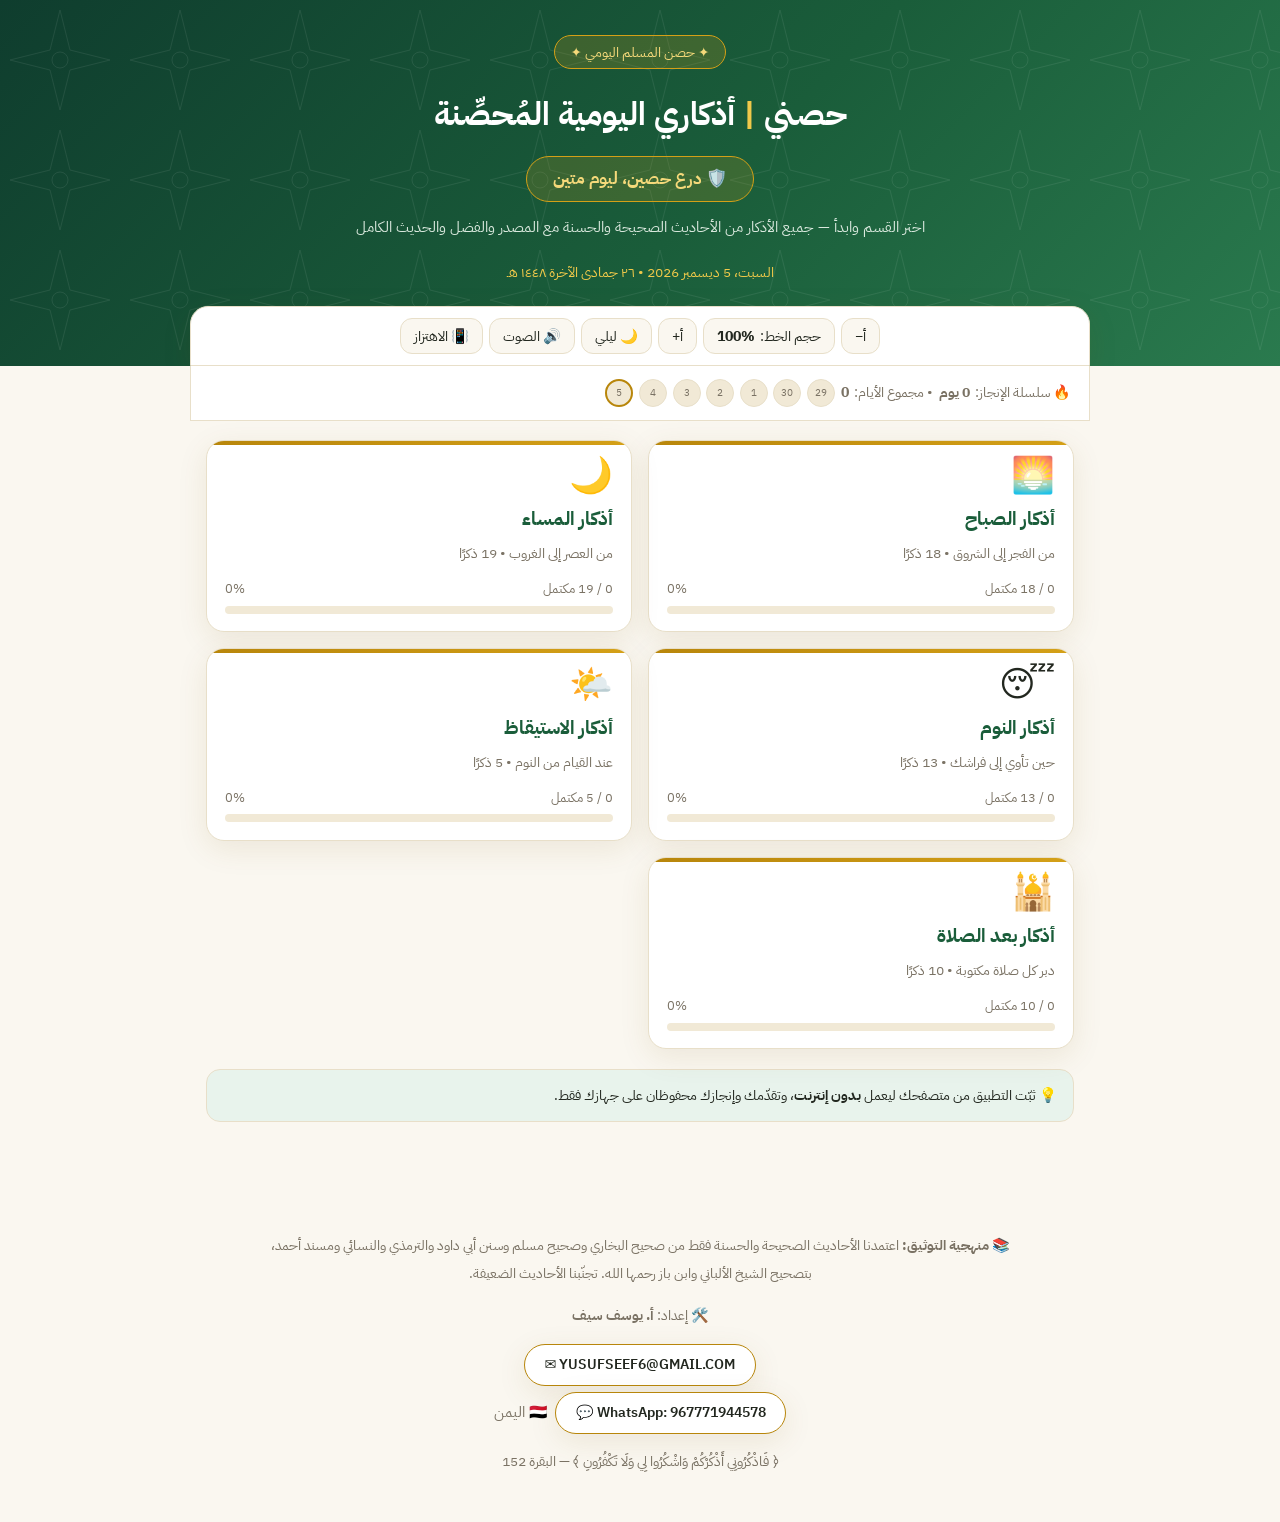
<file: index.html>
<!DOCTYPE html>
<html lang="ar" dir="rtl" data-theme="light">
<head>
<meta charset="UTF-8">
<meta name="viewport" content="width=device-width, initial-scale=1.0">
<title>حصني | أذكاري اليومية المُحصِّنة</title>
<meta name="description" content="حصني: أذكار الصباح والمساء والنوم والاستيقاظ وما بعد الصلاة بأحاديث صحيحة ومصادرها">
<link rel="manifest" href="manifest.webmanifest">
<meta name="theme-color" content="#1a5d3a">
<meta name="mobile-web-app-capable" content="yes">
<meta name="apple-mobile-web-app-capable" content="yes">
<meta name="apple-mobile-web-app-status-bar-style" content="black-translucent">
<link rel="apple-touch-icon" href="icon-192.png">
<link rel="preconnect" href="https://fonts.googleapis.com">
<link rel="preconnect" href="https://fonts.gstatic.com" crossorigin>
<link href="https://fonts.googleapis.com/css2?family=IBM+Plex+Sans+Arabic:wght@300;400;500;600;700&family=Amiri+Quran&family=Amiri:wght@400;700&display=swap" rel="stylesheet">
<link rel="stylesheet" href="styles.css">
</head>
<body>

<header>
  <div class="header-inner">
    <div class="badge">✦ حصن المسلم اليومي ✦</div>
    <h1>حصني <span>|</span> أذكاري اليومية المُحصِّنة</h1>
    <div class="slogan">🛡️ درع حصين، ليوم متين</div>
    <p class="desc">اختر القسم وابدأ — جميع الأذكار من الأحاديث الصحيحة والحسنة مع المصدر والفضل والحديث الكامل</p>
    <div class="hijri" id="hijri"></div>
    <div class="toolbar">
      <div class="controls">
        <button class="btn" onclick="changeFont(-0.07)" title="تصغير الخط">أ−</button>
        <button class="btn" onclick="resetFont()" title="حجم افتراضي">حجم الخط: <b id="fontPct">100%</b></button>
        <button class="btn" onclick="changeFont(0.07)" title="تكبير الخط">أ+</button>
        <button class="btn" id="themeBtn" onclick="toggleTheme()">🌙 ليلي</button>
        <button class="btn" id="soundBtn" onclick="toggleSound()">🔊 الصوت</button>
        <button class="btn" id="vibBtn" onclick="toggleVib()">📳 الاهتزاز</button>
      </div>
    </div>
  </div>
</header>

<div class="progress-wrap">
  <div class="streak" id="streak" style="margin-top:0"></div>
</div>

<main>
  <button class="install-btn" id="installBtn" style="display:none" onclick="installApp()">📲 ثبّت تطبيق حصني على جهازك</button>
  <div class="menu-grid" id="menu"></div>
  <div class="info-box">💡 ثبّت التطبيق من متصفحك ليعمل <b>بدون إنترنت</b>، وتقدّمك وإنجازك محفوظان على جهازك فقط.</div>
</main>

<footer>
  <p>📚 <b>منهجية التوثيق:</b> اعتمدنا الأحاديث الصحيحة والحسنة فقط من صحيح البخاري وصحيح مسلم وسنن أبي داود والترمذي والنسائي ومسند أحمد، بتصحيح الشيخ الألباني وابن باز رحمها الله. تجنّبنا الأحاديث الضعيفة.</p>
  <p>🛠️ إعداد: <b>أ. يوسف سيف</b></p>
  <div class="contact-row"><a class="contact-btn" href="mailto:YUSUFSEEF6@GMAIL.COM" style="direction:ltr;unicode-bidi:embed">✉️ YUSUFSEEF6@GMAIL.COM</a></div>
  <div class="contact-row"><a class="contact-btn" href="https://wa.me/967771944578" style="direction:ltr;unicode-bidi:embed">💬 WhatsApp: 967771944578</a><span class="flag">🇾🇪 اليمن</span></div>
  <p>﴿ فَاذْكُرُونِي أَذْكُرْكُمْ وَاشْكُرُوا لِي وَلَا تَكْفُرُونِ ﴾ — البقرة 152</p>
</footer>

<script src="adhkar-data.js"></script>
<script>
let soundOn = localStorage.getItem('adhkari-sound') !== '0';
let vibOn = localStorage.getItem('adhkari-vib') !== '0';
function toggleTheme(){
  const h = document.documentElement;
  const next = h.dataset.theme === 'light' ? 'dark' : 'light';
  h.dataset.theme = next;
  localStorage.setItem('adhkari-theme', next);
  document.getElementById('themeBtn').textContent = next === 'light' ? '🌙 ليلي' : '☀️ نهاري';
}
function changeFont(d){
  let s = parseFloat(getComputedStyle(document.documentElement).getPropertyValue('--font-scale')) || 1;
  s = Math.min(1.4, Math.max(0.85, +(s + d).toFixed(2)));
  document.documentElement.style.setProperty('--font-scale', s);
  localStorage.setItem('adhkari-font', s);
  document.getElementById('fontPct').textContent = Math.round(s * 100) + '%';
}
function resetFont(){
  document.documentElement.style.setProperty('--font-scale', 1);
  localStorage.setItem('adhkari-font', 1);
  document.getElementById('fontPct').textContent = '100%';
}
function toggleSound(){ soundOn = !soundOn; localStorage.setItem('adhkari-sound', soundOn ? '1' : '0'); syncSettingsUI(); }
function toggleVib(){ vibOn = !vibOn; localStorage.setItem('adhkari-vib', vibOn ? '1' : '0'); syncSettingsUI(); }
function syncSettingsUI(){
  document.getElementById('soundBtn').textContent = soundOn ? '🔊 الصوت' : '🔇 كتم';
  document.getElementById('vibBtn').textContent = vibOn ? '📳 الاهتزاز' : '🚫 بدون اهتزاز';
}
function getProgress(){
  try { return JSON.parse(localStorage.getItem('adhkari-progress') || '{}'); } catch (e) { return {}; }
}
function sectionDone(key, list){
  const p = getProgress();
  let n = 0;
  list.forEach((it) => { if ((p[key + '-' + it.id] || 0) >= it.count) n++; });
  return n;
}
function todayStr(d){
  d = d || new Date();
  return d.getFullYear() + '-' + String(d.getMonth() + 1).padStart(2, '0') + '-' + String(d.getDate()).padStart(2, '0');
}
function getDays(){ try { return JSON.parse(localStorage.getItem('adhkari-days') || '{}'); } catch (e) { return {}; } }
function calcStreak(days){
  let s = 0; const d = new Date();
  if (!days[todayStr(d)]) d.setDate(d.getDate() - 1);
  while (days[todayStr(d)]) { s++; d.setDate(d.getDate() - 1); }
  return s;
}
function renderHome(){
  const menu = document.getElementById('menu');
  menu.innerHTML = '';
  Object.keys(SECTIONS).forEach((k) => {
    const s = SECTIONS[k];
    const done = sectionDone(s.key, s.list);
    const pct = s.list.length ? Math.round(done / s.list.length * 100) : 0;
    const a = document.createElement('a');
    a.className = 'menu-card';
    a.href = s.file;
    a.innerHTML = '<div class="emoji">' + s.emoji + '</div><h3>' + s.title + '</h3>'
      + '<p>' + s.desc + ' • ' + s.list.length + ' ذكرًا</p>'
      + '<div class="mini-top"><span>' + done + ' / ' + s.list.length + ' مكتمل</span><span>' + pct + '%</span></div>'
      + '<div class="mini-bar"><div style="width:' + pct + '%"></div></div>';
    menu.appendChild(a);
  });
  const days = getDays(), keys = Object.keys(days), streak = calcStreak(days);
  let dots = '';
  for (let i = 6; i >= 0; i--) {
    const d = new Date(); d.setDate(d.getDate() - i);
    const on = !!days[todayStr(d)];
    dots += '<span class="day-dot' + (on ? ' on' : '') + (i === 0 ? ' today' : '') + '" title="' + todayStr(d) + '">' + (on ? '✓' : d.getDate()) + '</span>';
  }
  document.getElementById('streak').innerHTML = '🔥 سلسلة الإنجاز: <b>' + streak + ' يوم</b> • مجموع الأيام: <b>' + keys.length + '</b> ' + dots;
}
let deferredPrompt = null;
window.addEventListener('beforeinstallprompt', (e) => {
  e.preventDefault();
  deferredPrompt = e;
  document.getElementById('installBtn').style.display = 'block';
});
function installApp(){
  if (deferredPrompt) { deferredPrompt.prompt(); deferredPrompt.userChoice.then(() => { deferredPrompt = null; }); }
}
(function () {
  const th = localStorage.getItem('adhkari-theme');
  if (th) {
    document.documentElement.dataset.theme = th;
    document.getElementById('themeBtn').textContent = th === 'light' ? '🌙 ليلي' : '☀️ نهاري';
  }
  const f = parseFloat(localStorage.getItem('adhkari-font') || '1');
  if (f !== 1) document.documentElement.style.setProperty('--font-scale', f);
  document.getElementById('fontPct').textContent = Math.round((f || 1) * 100) + '%';
  syncSettingsUI();
  try {
    const h = new Intl.DateTimeFormat('ar-SA-u-ca-islamic', { day: 'numeric', month: 'long', year: 'numeric' }).format(new Date());
    const m = new Intl.DateTimeFormat('ar', { weekday: 'long', day: 'numeric', month: 'long', year: 'numeric' }).format(new Date());
    document.getElementById('hijri').textContent = m + ' • ' + h;
  } catch (e) {}
  renderHome();
  if ('serviceWorker' in navigator) {
    window.addEventListener('load', function () { navigator.serviceWorker.register('sw.js').catch(function () {}); });
  }
})();
</script>
</body>
</html>
</file>
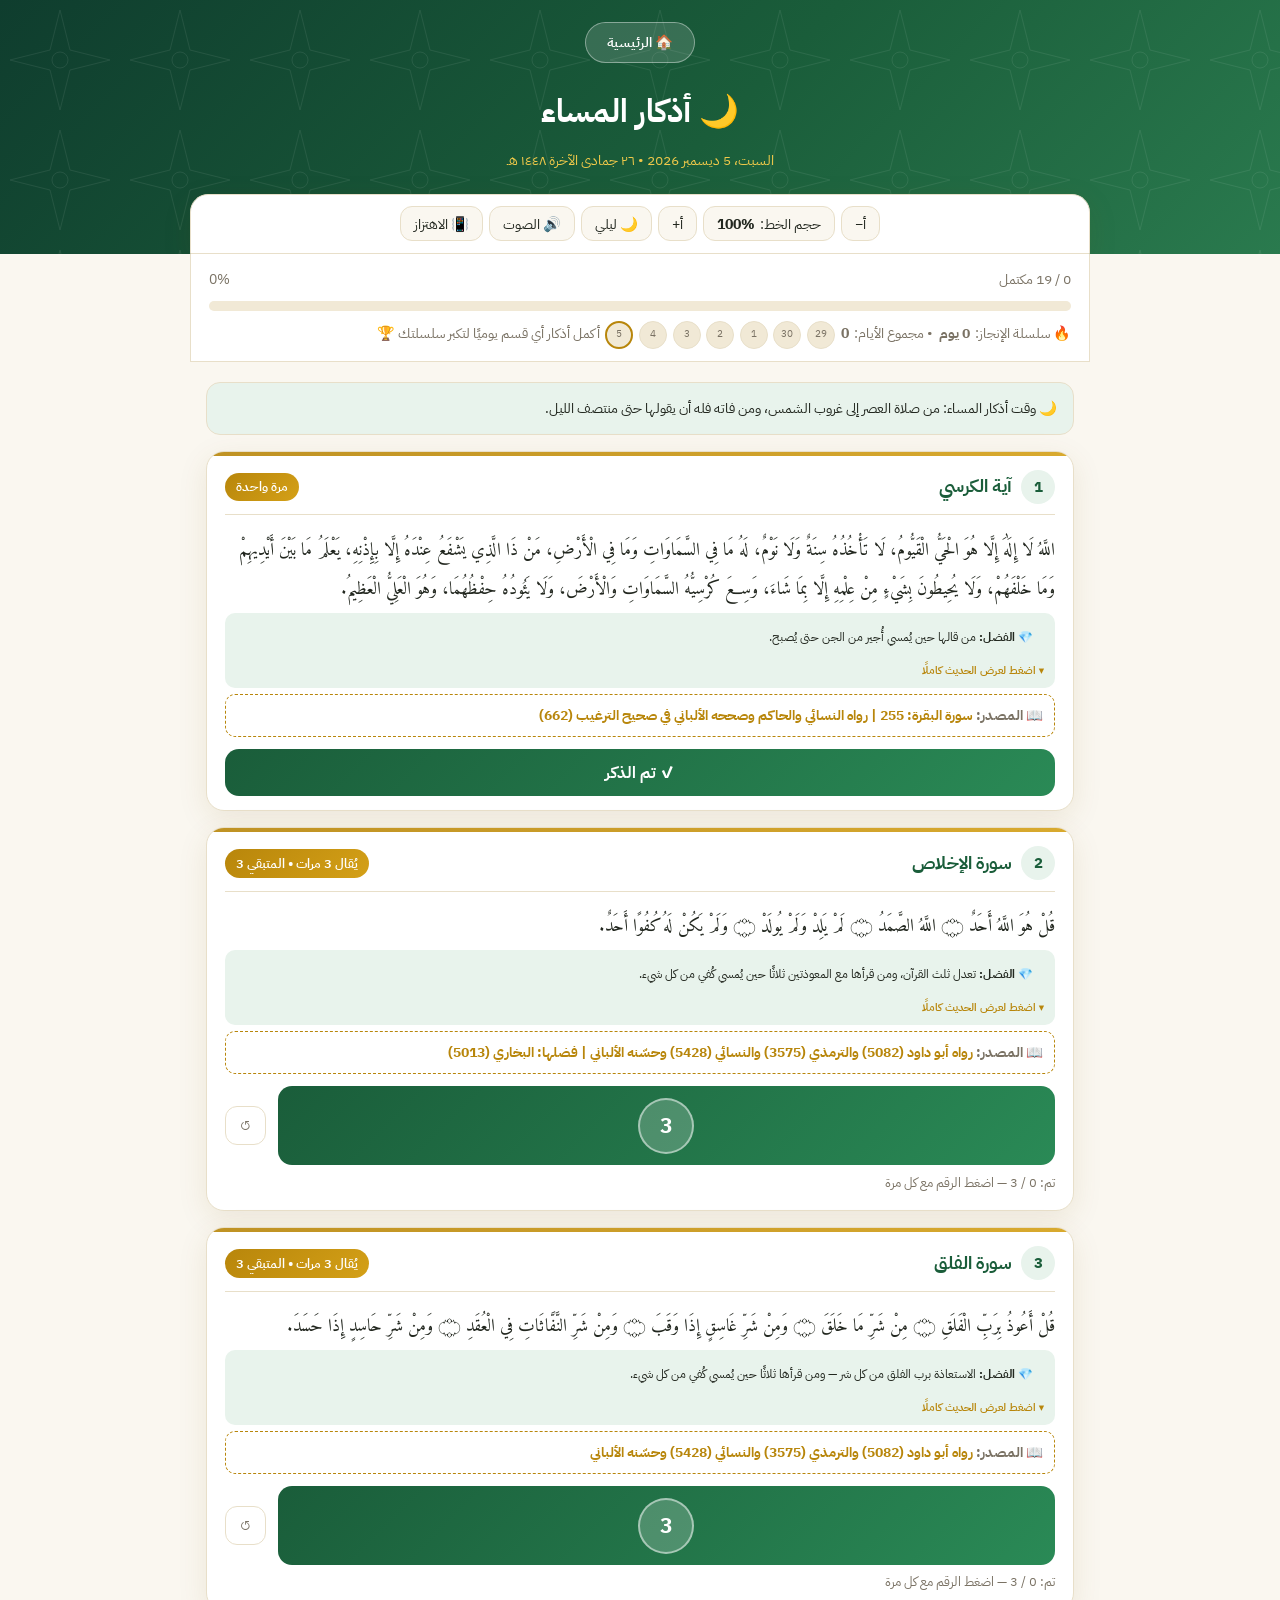
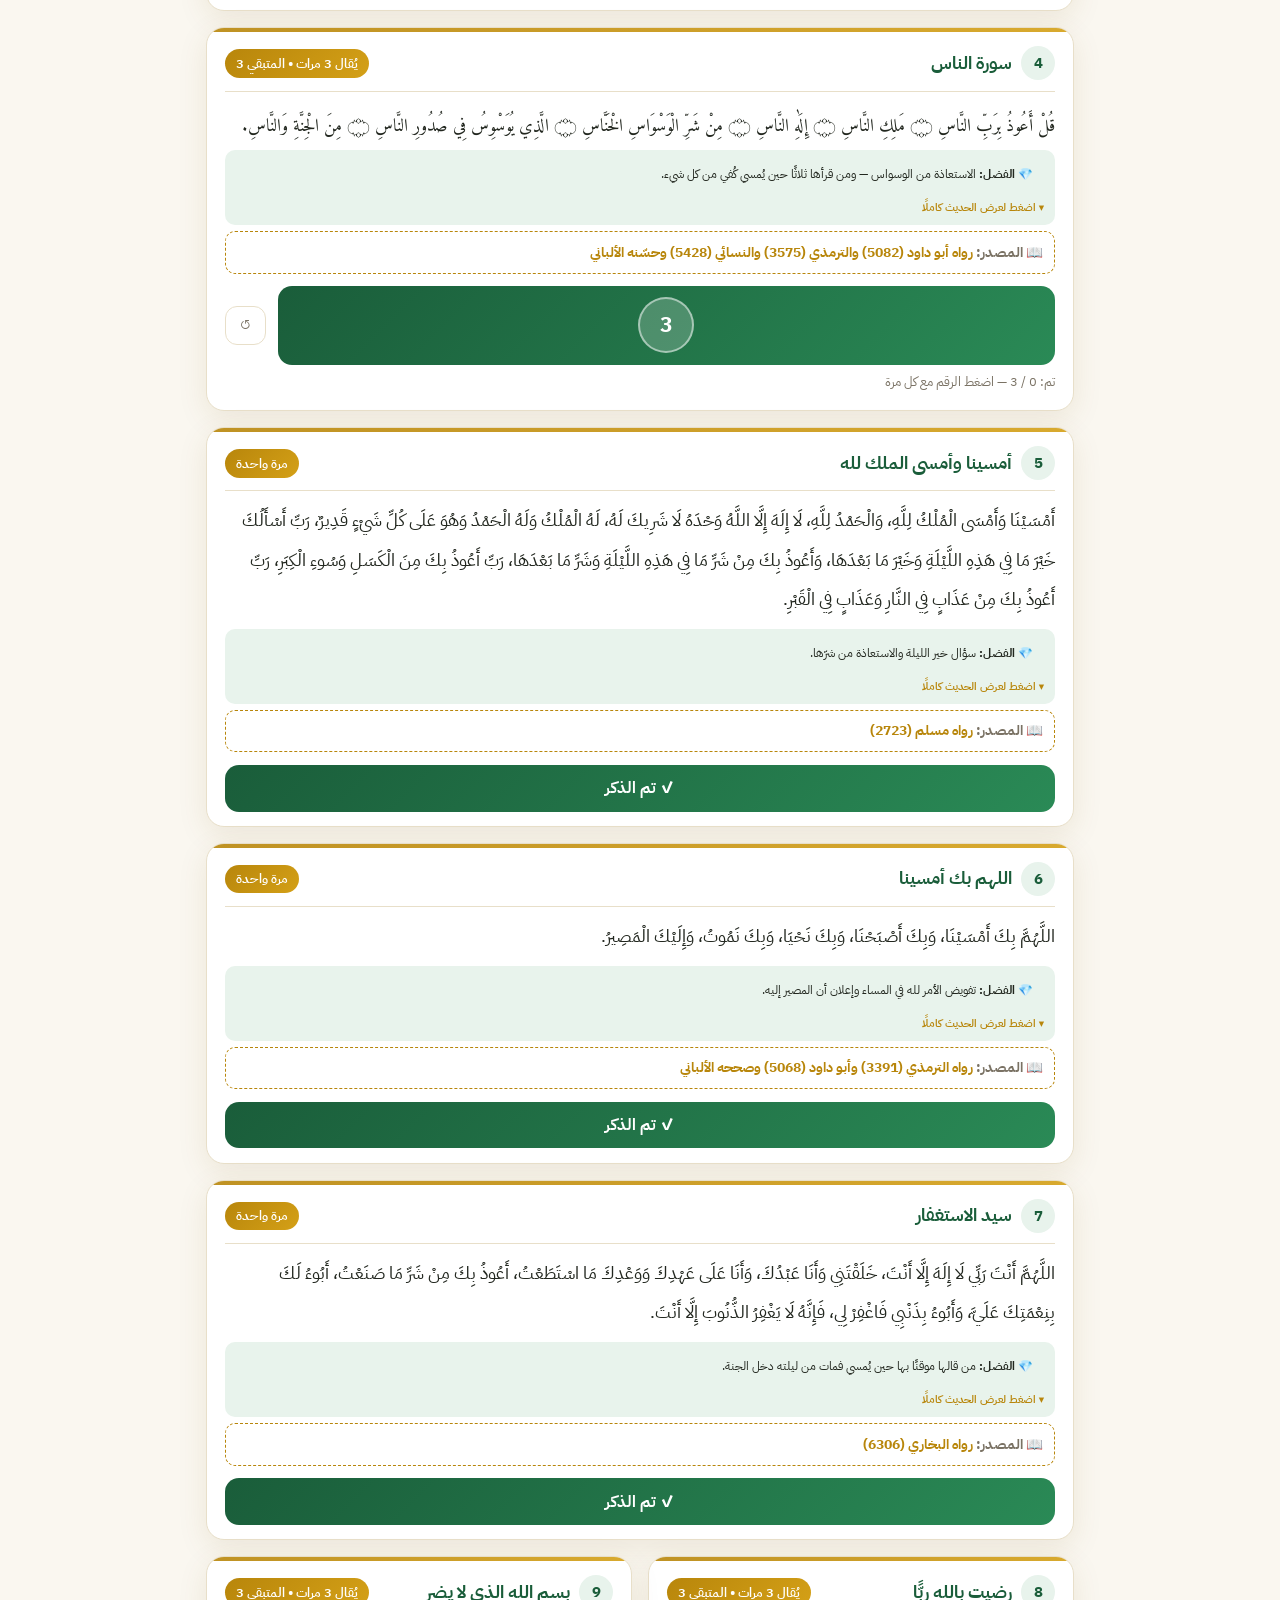
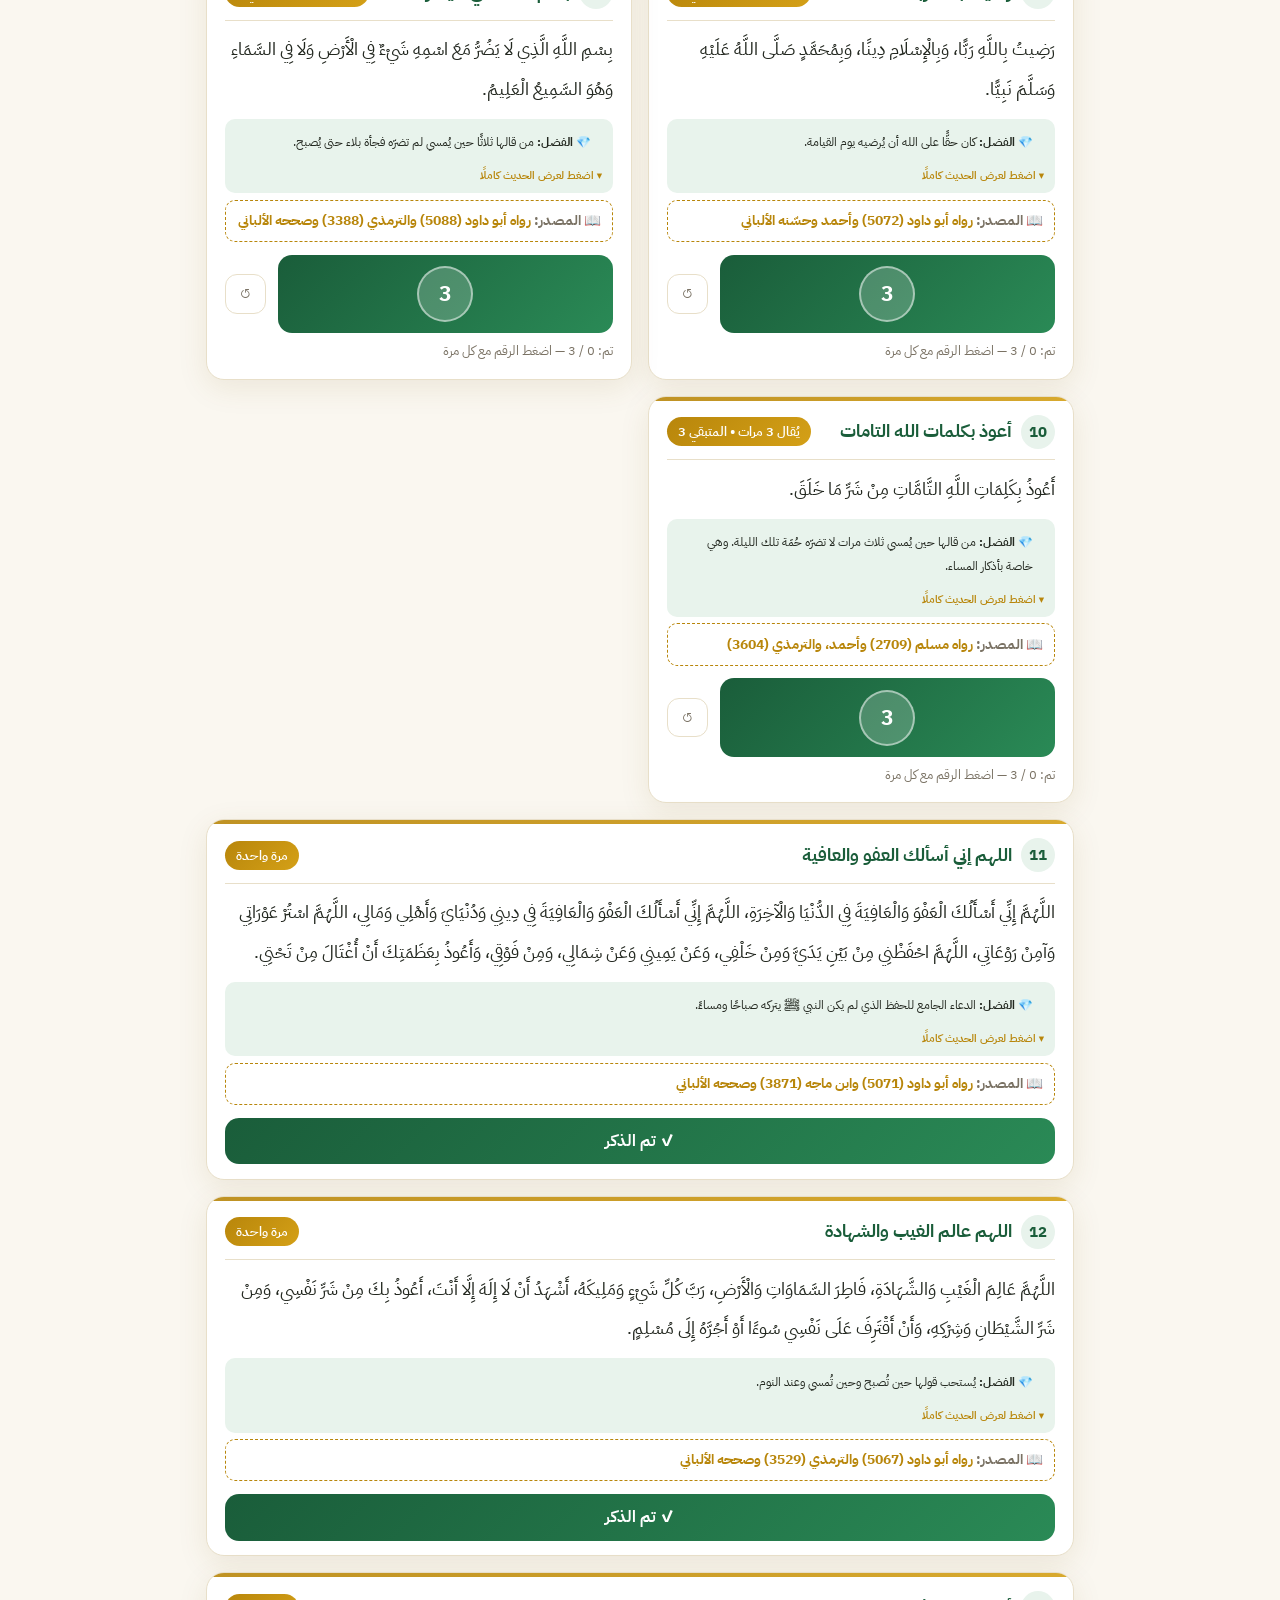
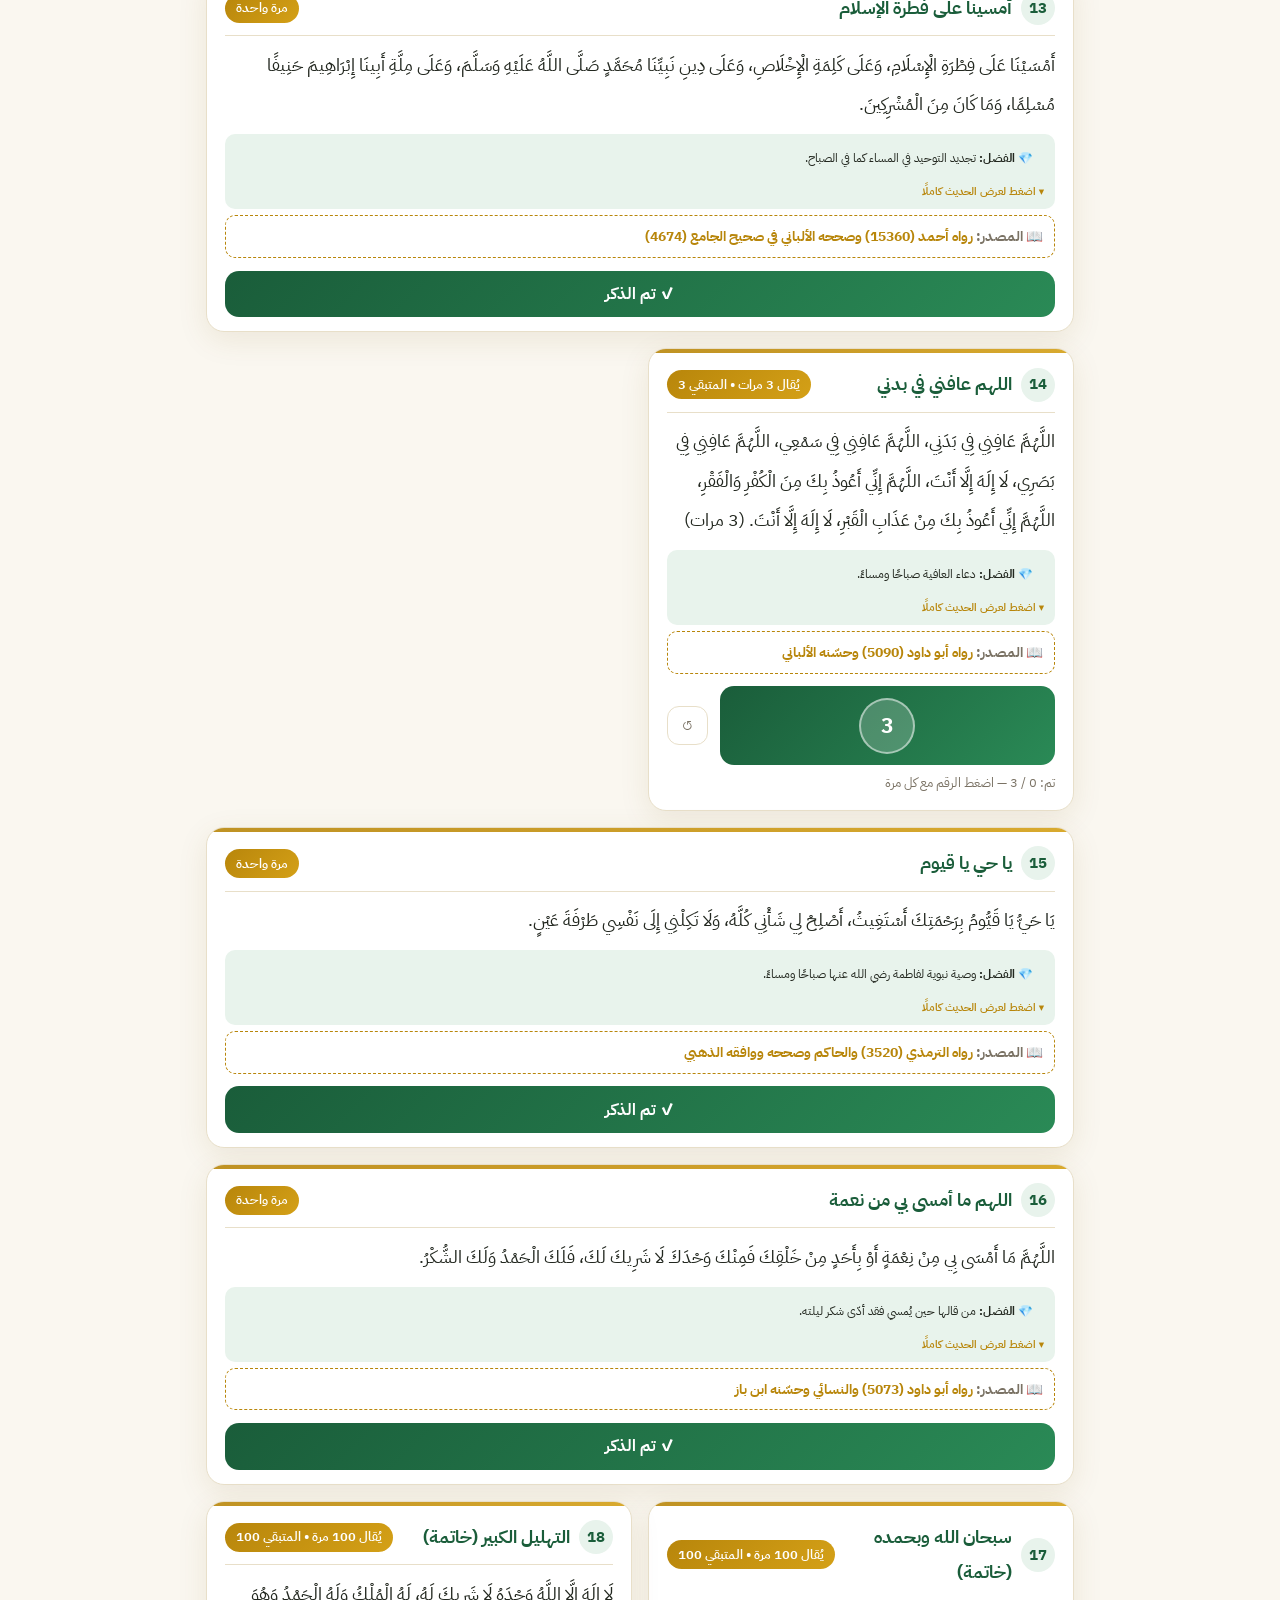
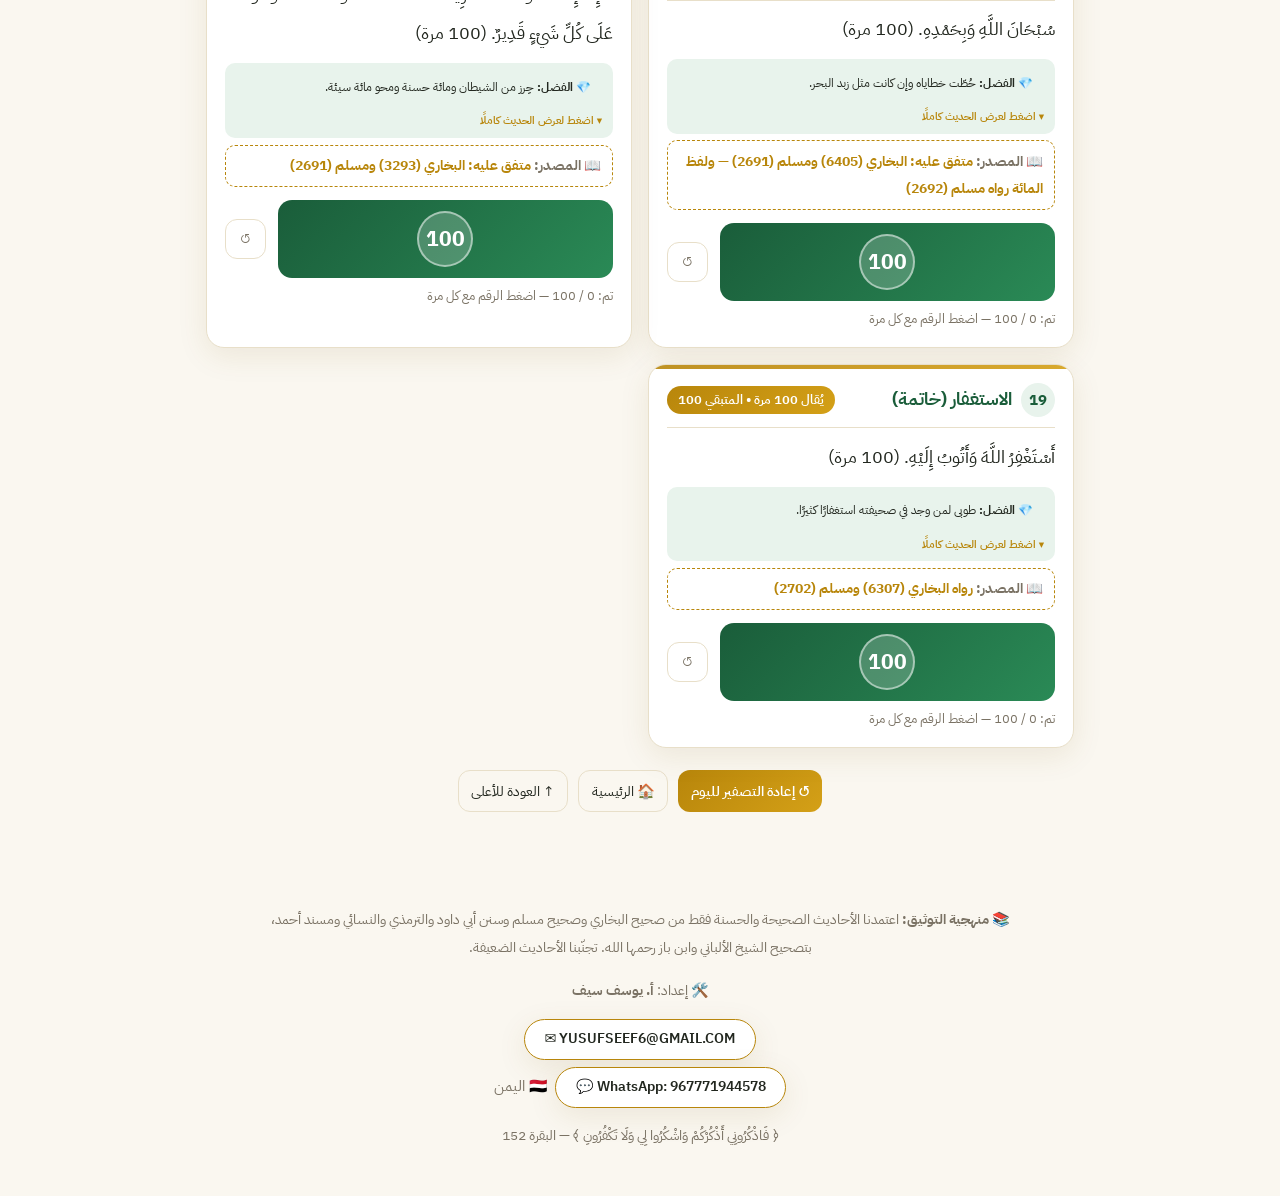
<file: evening.html>
<!DOCTYPE html>
<html lang="ar" dir="rtl" data-theme="light">
<head>
<meta charset="UTF-8">
<meta name="viewport" content="width=device-width, initial-scale=1.0">
<title>أذكار المساء | حصني</title>
<meta name="description" content="أذكار الصباح الصحيحة بمصادرها مع مسبحة إلكترونية">
<link rel="manifest" href="manifest.webmanifest">
<meta name="theme-color" content="#1a5d3a">
<link rel="apple-touch-icon" href="icon-192.png">
<link rel="preconnect" href="https://fonts.googleapis.com">
<link rel="preconnect" href="https://fonts.gstatic.com" crossorigin>
<link href="https://fonts.googleapis.com/css2?family=IBM+Plex+Sans+Arabic:wght@300;400;500;600;700&family=Amiri+Quran&family=Amiri:wght@400;700&display=swap" rel="stylesheet">
<link rel="stylesheet" href="styles.css">
</head>
<body>

<header class="sub">
  <div class="header-inner">
    <a class="home-btn" href="index.html">🏠 الرئيسية</a>
    <h1 id="secTitle">أذكار المساء</h1>
    <div class="hijri" id="hijri"></div>
    <div class="toolbar">
      <div class="controls">
        <button class="btn" onclick="changeFont(-0.07)" title="تصغير الخط">أ−</button>
        <button class="btn" onclick="resetFont()" title="حجم افتراضي">حجم الخط: <b id="fontPct">100%</b></button>
        <button class="btn" onclick="changeFont(0.07)" title="تكبير الخط">أ+</button>
        <button class="btn" id="themeBtn" onclick="toggleTheme()">🌙 ليلي</button>
        <button class="btn" id="soundBtn" onclick="toggleSound()">🔊 الصوت</button>
        <button class="btn" id="vibBtn" onclick="toggleVib()">📳 الاهتزاز</button>
      </div>
    </div>
  </div>
</header>

<div class="progress-wrap">
  <div class="progress-top"><span id="progText">0 / 0 مكتمل</span><span id="progPct">0%</span></div>
  <div class="bar"><div id="barFill"></div></div>
  <div class="streak" id="streak"></div>
</div>

<main>
  <div class="info-box" id="timeInfo"></div>
  <div class="grid" id="cards"></div>
  <div style="text-align:center;margin-top:1.4rem;display:flex;gap:.6rem;justify-content:center;flex-wrap:wrap">
    <button class="btn gold" onclick="resetAll()">↺ إعادة التصفير لليوم</button>
    <a class="btn" href="index.html" style="text-decoration:none">🏠 الرئيسية</a>
    <button class="btn" onclick="window.scrollTo({top:0,behavior:'smooth'})">↑ العودة للأعلى</button>
  </div>
</main>

<footer>
  <p>📚 <b>منهجية التوثيق:</b> اعتمدنا الأحاديث الصحيحة والحسنة فقط من صحيح البخاري وصحيح مسلم وسنن أبي داود والترمذي والنسائي ومسند أحمد، بتصحيح الشيخ الألباني وابن باز رحمها الله. تجنّبنا الأحاديث الضعيفة.</p>
  <p>🛠️ إعداد: <b>أ. يوسف سيف</b></p>
  <div class="contact-row"><a class="contact-btn" href="mailto:YUSUFSEEF6@GMAIL.COM" style="direction:ltr;unicode-bidi:embed">✉️ YUSUFSEEF6@GMAIL.COM</a></div>
  <div class="contact-row"><a class="contact-btn" href="https://wa.me/967771944578" style="direction:ltr;unicode-bidi:embed">💬 WhatsApp: 967771944578</a><span class="flag">🇾🇪 اليمن</span></div>
  <p>﴿ فَاذْكُرُونِي أَذْكُرْكُمْ وَاشْكُرُوا لِي وَلَا تَكْفُرُونِ ﴾ — البقرة 152</p>
</footer>

<script>window.SECTION_KEY = 'evening';</script>
<script src="adhkar-data.js"></script>
<script src="adhkar-app.js"></script>
</body>
</html>
</file>
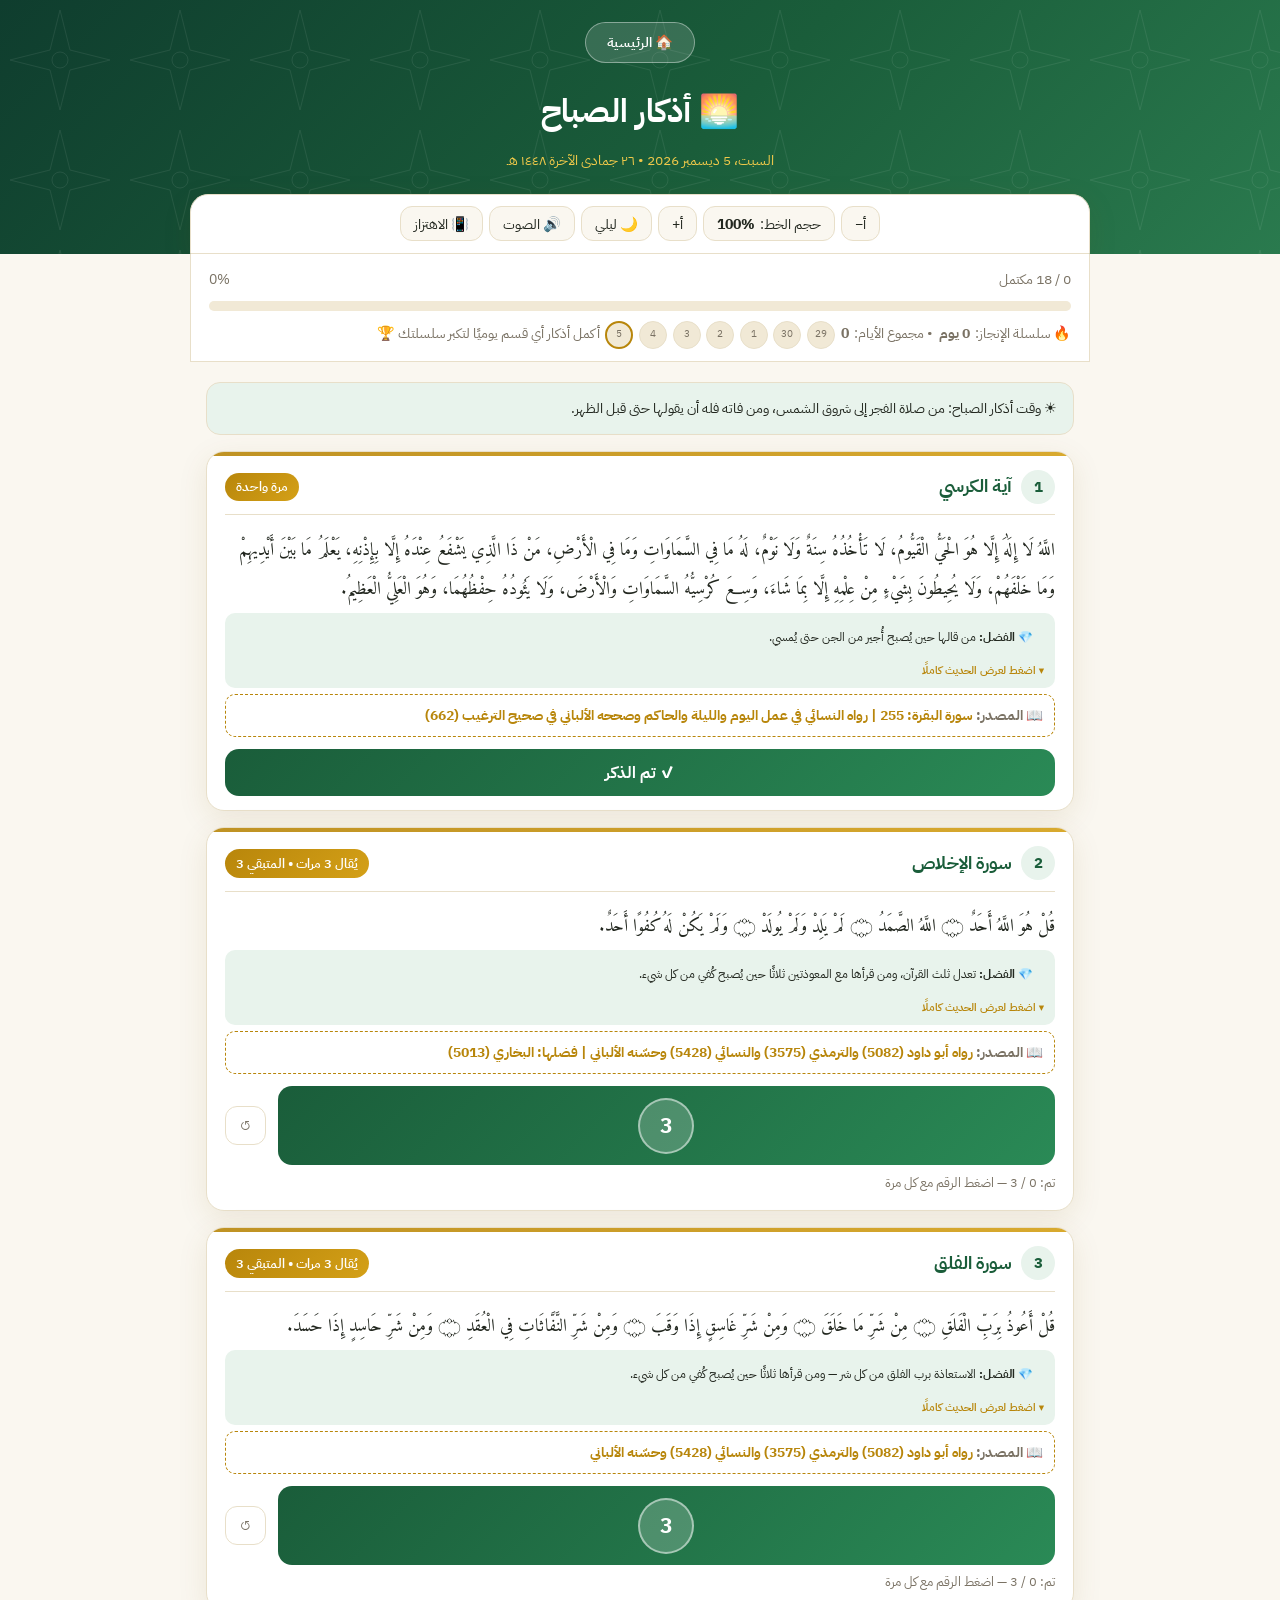
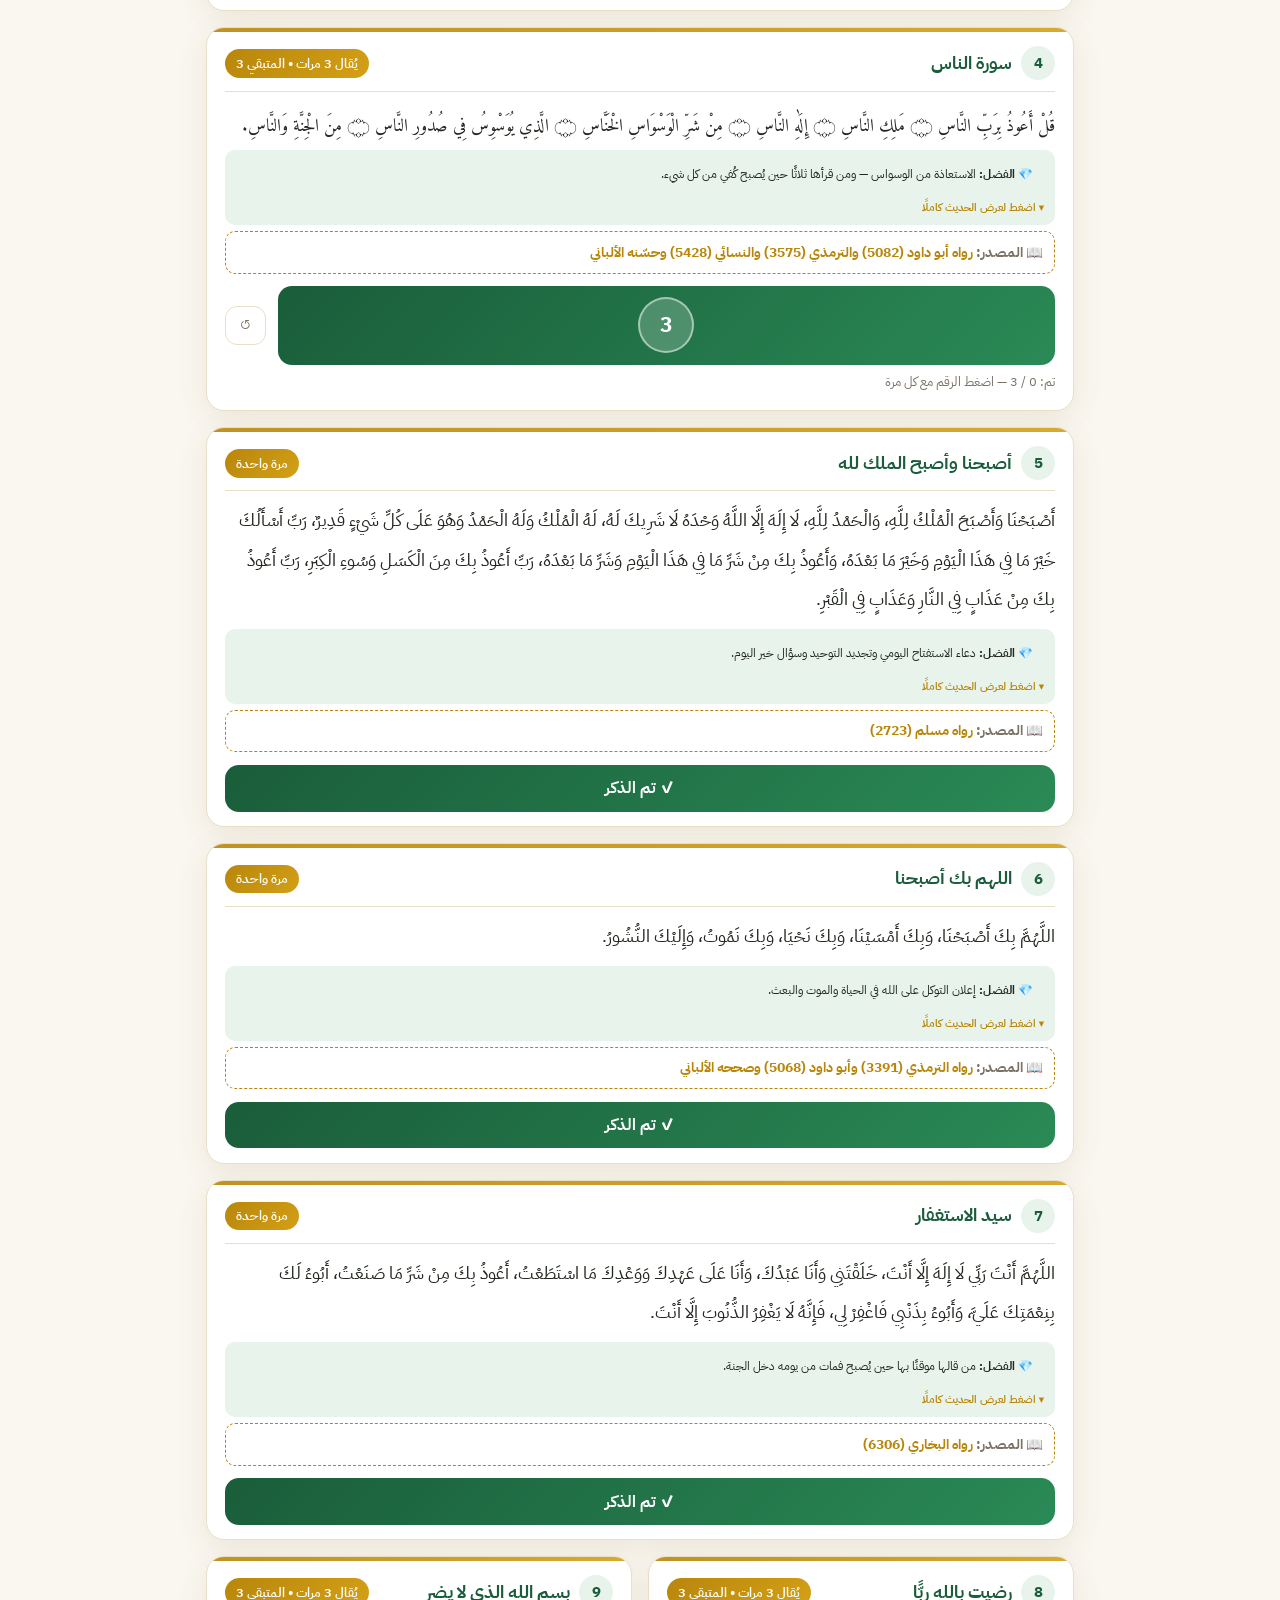
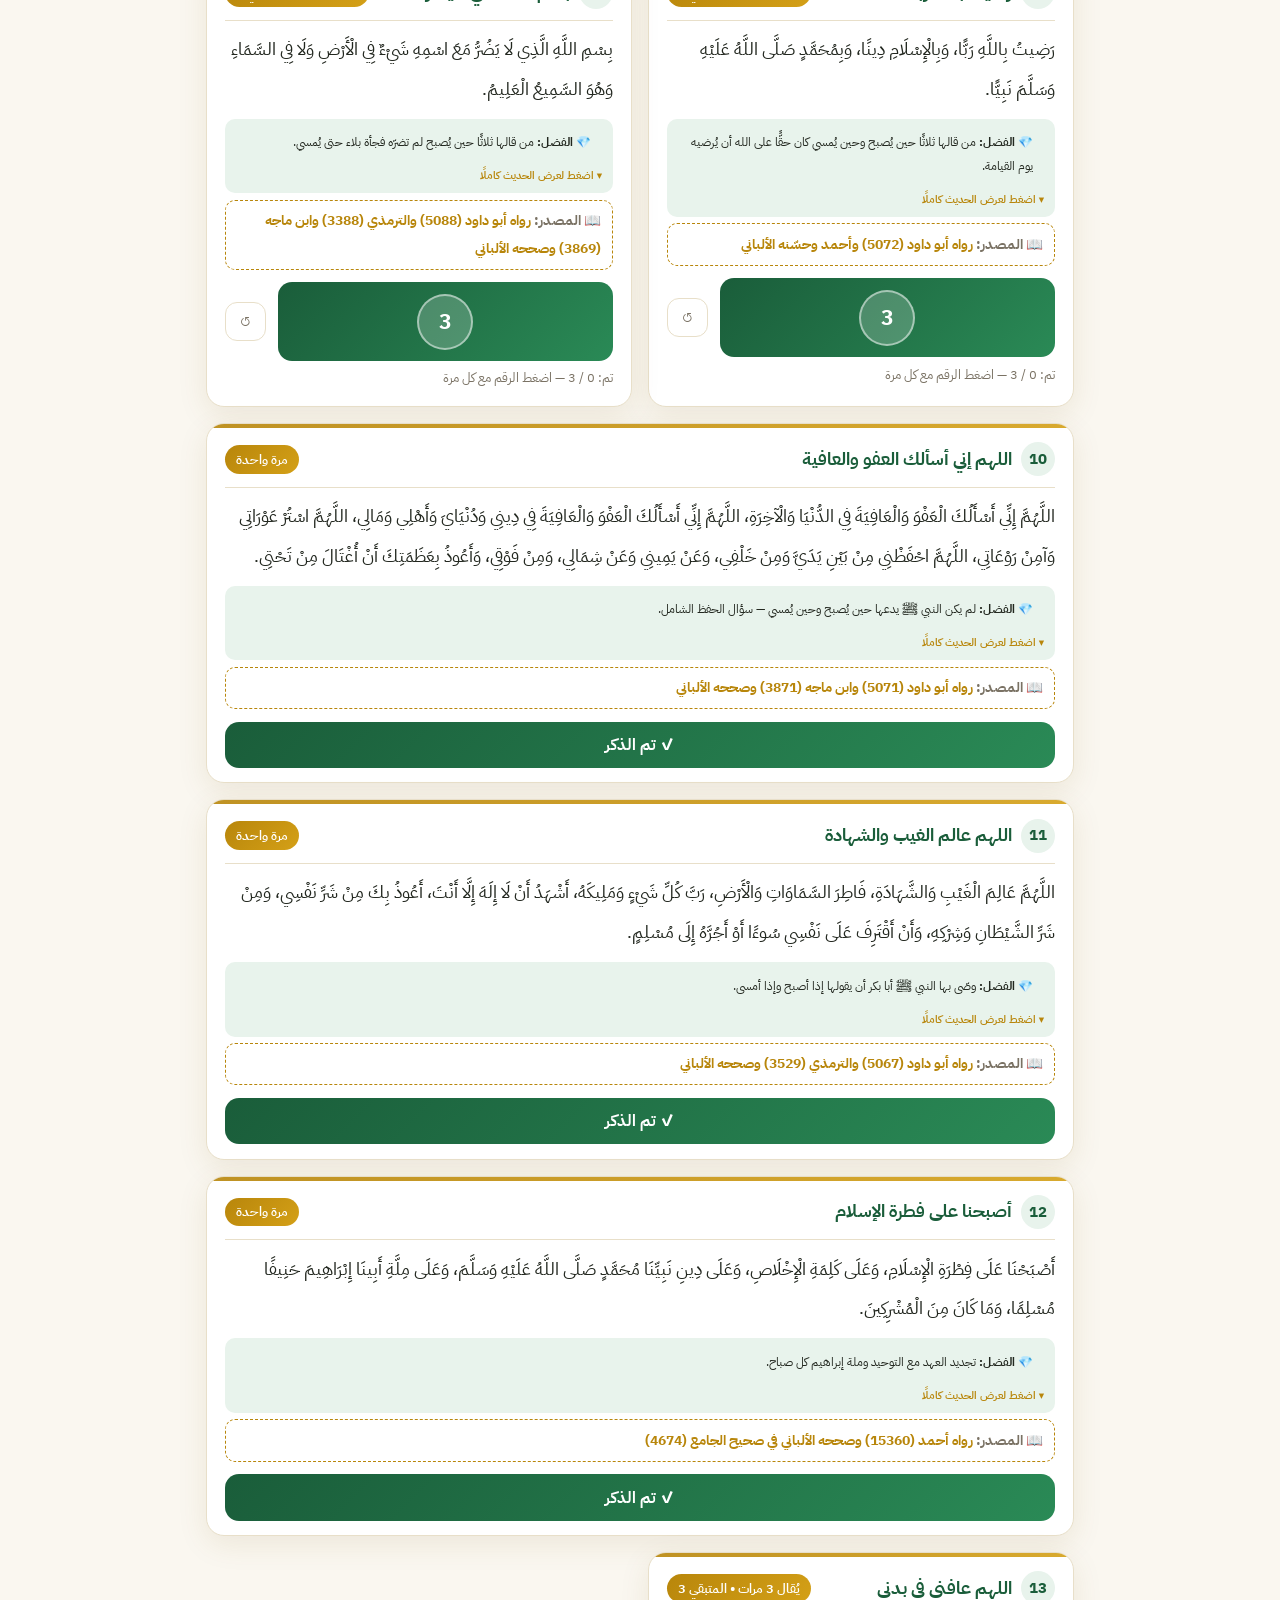
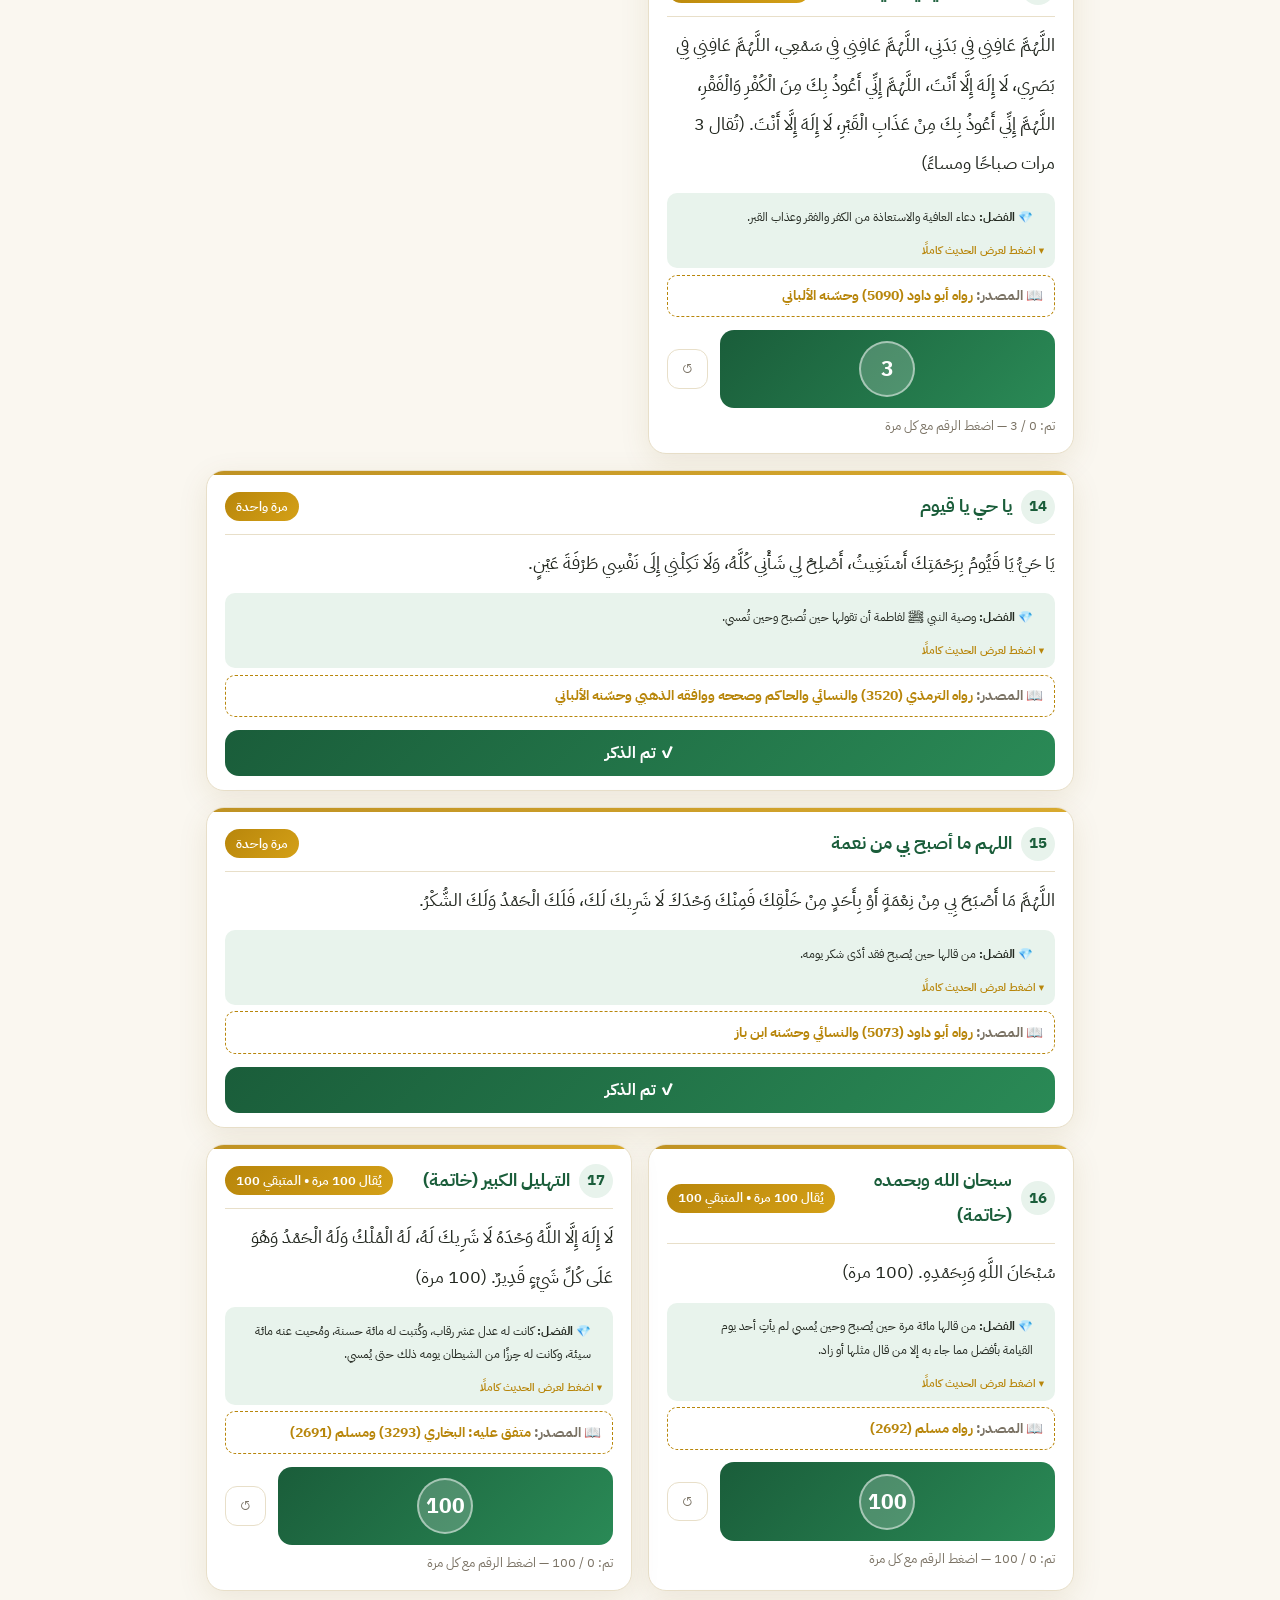
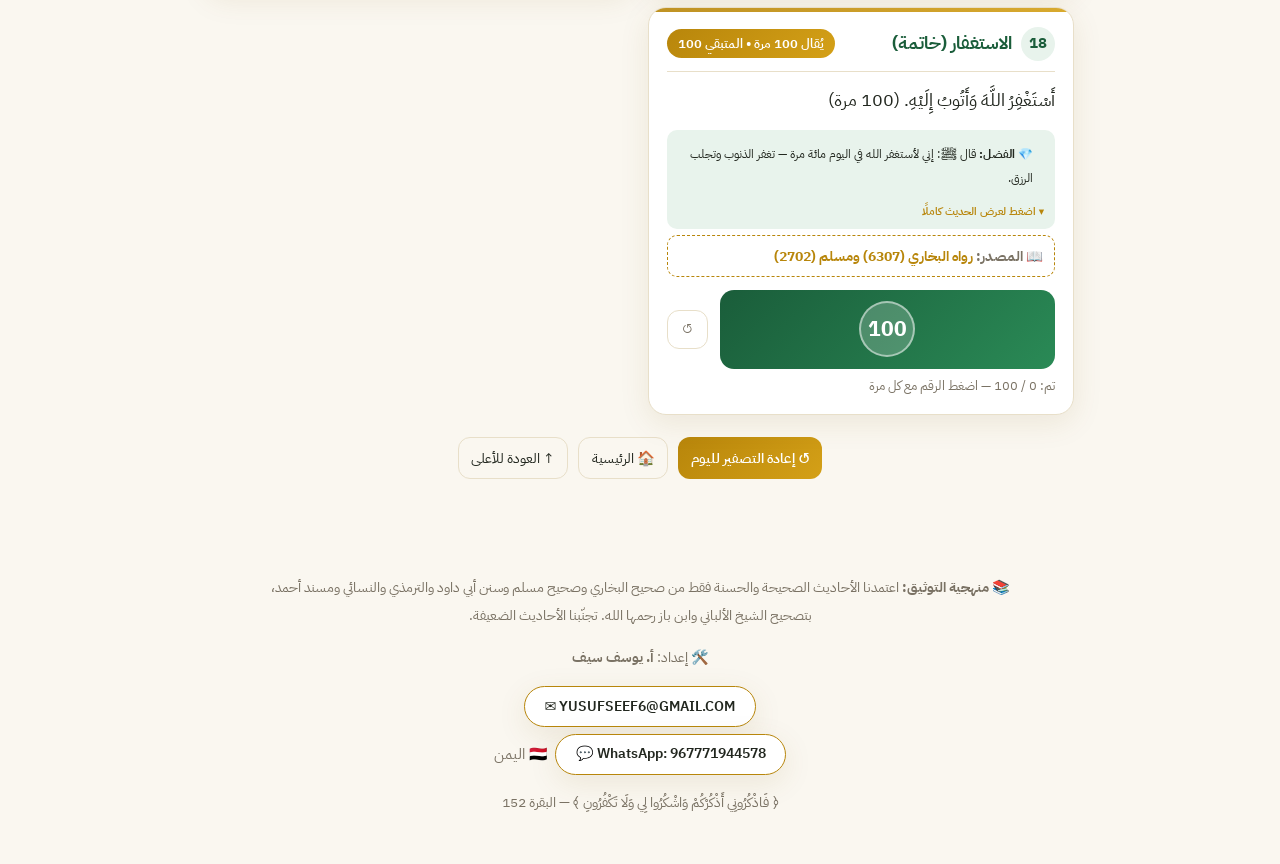
<file: morning.html>
<!DOCTYPE html>
<html lang="ar" dir="rtl" data-theme="light">
<head>
<meta charset="UTF-8">
<meta name="viewport" content="width=device-width, initial-scale=1.0">
<title>أذكار الصباح | حصني</title>
<meta name="description" content="أذكار الصباح الصحيحة بمصادرها مع مسبحة إلكترونية">
<link rel="manifest" href="manifest.webmanifest">
<meta name="theme-color" content="#1a5d3a">
<link rel="apple-touch-icon" href="icon-192.png">
<link rel="preconnect" href="https://fonts.googleapis.com">
<link rel="preconnect" href="https://fonts.gstatic.com" crossorigin>
<link href="https://fonts.googleapis.com/css2?family=IBM+Plex+Sans+Arabic:wght@300;400;500;600;700&family=Amiri+Quran&family=Amiri:wght@400;700&display=swap" rel="stylesheet">
<link rel="stylesheet" href="styles.css">
</head>
<body>

<header class="sub">
  <div class="header-inner">
    <a class="home-btn" href="index.html">🏠 الرئيسية</a>
    <h1 id="secTitle">أذكار الصباح</h1>
    <div class="hijri" id="hijri"></div>
    <div class="toolbar">
      <div class="controls">
        <button class="btn" onclick="changeFont(-0.07)" title="تصغير الخط">أ−</button>
        <button class="btn" onclick="resetFont()" title="حجم افتراضي">حجم الخط: <b id="fontPct">100%</b></button>
        <button class="btn" onclick="changeFont(0.07)" title="تكبير الخط">أ+</button>
        <button class="btn" id="themeBtn" onclick="toggleTheme()">🌙 ليلي</button>
        <button class="btn" id="soundBtn" onclick="toggleSound()">🔊 الصوت</button>
        <button class="btn" id="vibBtn" onclick="toggleVib()">📳 الاهتزاز</button>
      </div>
    </div>
  </div>
</header>

<div class="progress-wrap">
  <div class="progress-top"><span id="progText">0 / 0 مكتمل</span><span id="progPct">0%</span></div>
  <div class="bar"><div id="barFill"></div></div>
  <div class="streak" id="streak"></div>
</div>

<main>
  <div class="info-box" id="timeInfo"></div>
  <div class="grid" id="cards"></div>
  <div style="text-align:center;margin-top:1.4rem;display:flex;gap:.6rem;justify-content:center;flex-wrap:wrap">
    <button class="btn gold" onclick="resetAll()">↺ إعادة التصفير لليوم</button>
    <a class="btn" href="index.html" style="text-decoration:none">🏠 الرئيسية</a>
    <button class="btn" onclick="window.scrollTo({top:0,behavior:'smooth'})">↑ العودة للأعلى</button>
  </div>
</main>

<footer>
  <p>📚 <b>منهجية التوثيق:</b> اعتمدنا الأحاديث الصحيحة والحسنة فقط من صحيح البخاري وصحيح مسلم وسنن أبي داود والترمذي والنسائي ومسند أحمد، بتصحيح الشيخ الألباني وابن باز رحمها الله. تجنّبنا الأحاديث الضعيفة.</p>
  <p>🛠️ إعداد: <b>أ. يوسف سيف</b></p>
  <div class="contact-row"><a class="contact-btn" href="mailto:YUSUFSEEF6@GMAIL.COM" style="direction:ltr;unicode-bidi:embed">✉️ YUSUFSEEF6@GMAIL.COM</a></div>
  <div class="contact-row"><a class="contact-btn" href="https://wa.me/967771944578" style="direction:ltr;unicode-bidi:embed">💬 WhatsApp: 967771944578</a><span class="flag">🇾🇪 اليمن</span></div>
  <p>﴿ فَاذْكُرُونِي أَذْكُرْكُمْ وَاشْكُرُوا لِي وَلَا تَكْفُرُونِ ﴾ — البقرة 152</p>
</footer>

<script>window.SECTION_KEY = 'morning';</script>
<script src="adhkar-data.js"></script>
<script src="adhkar-app.js"></script>
</body>
</html>
</file>
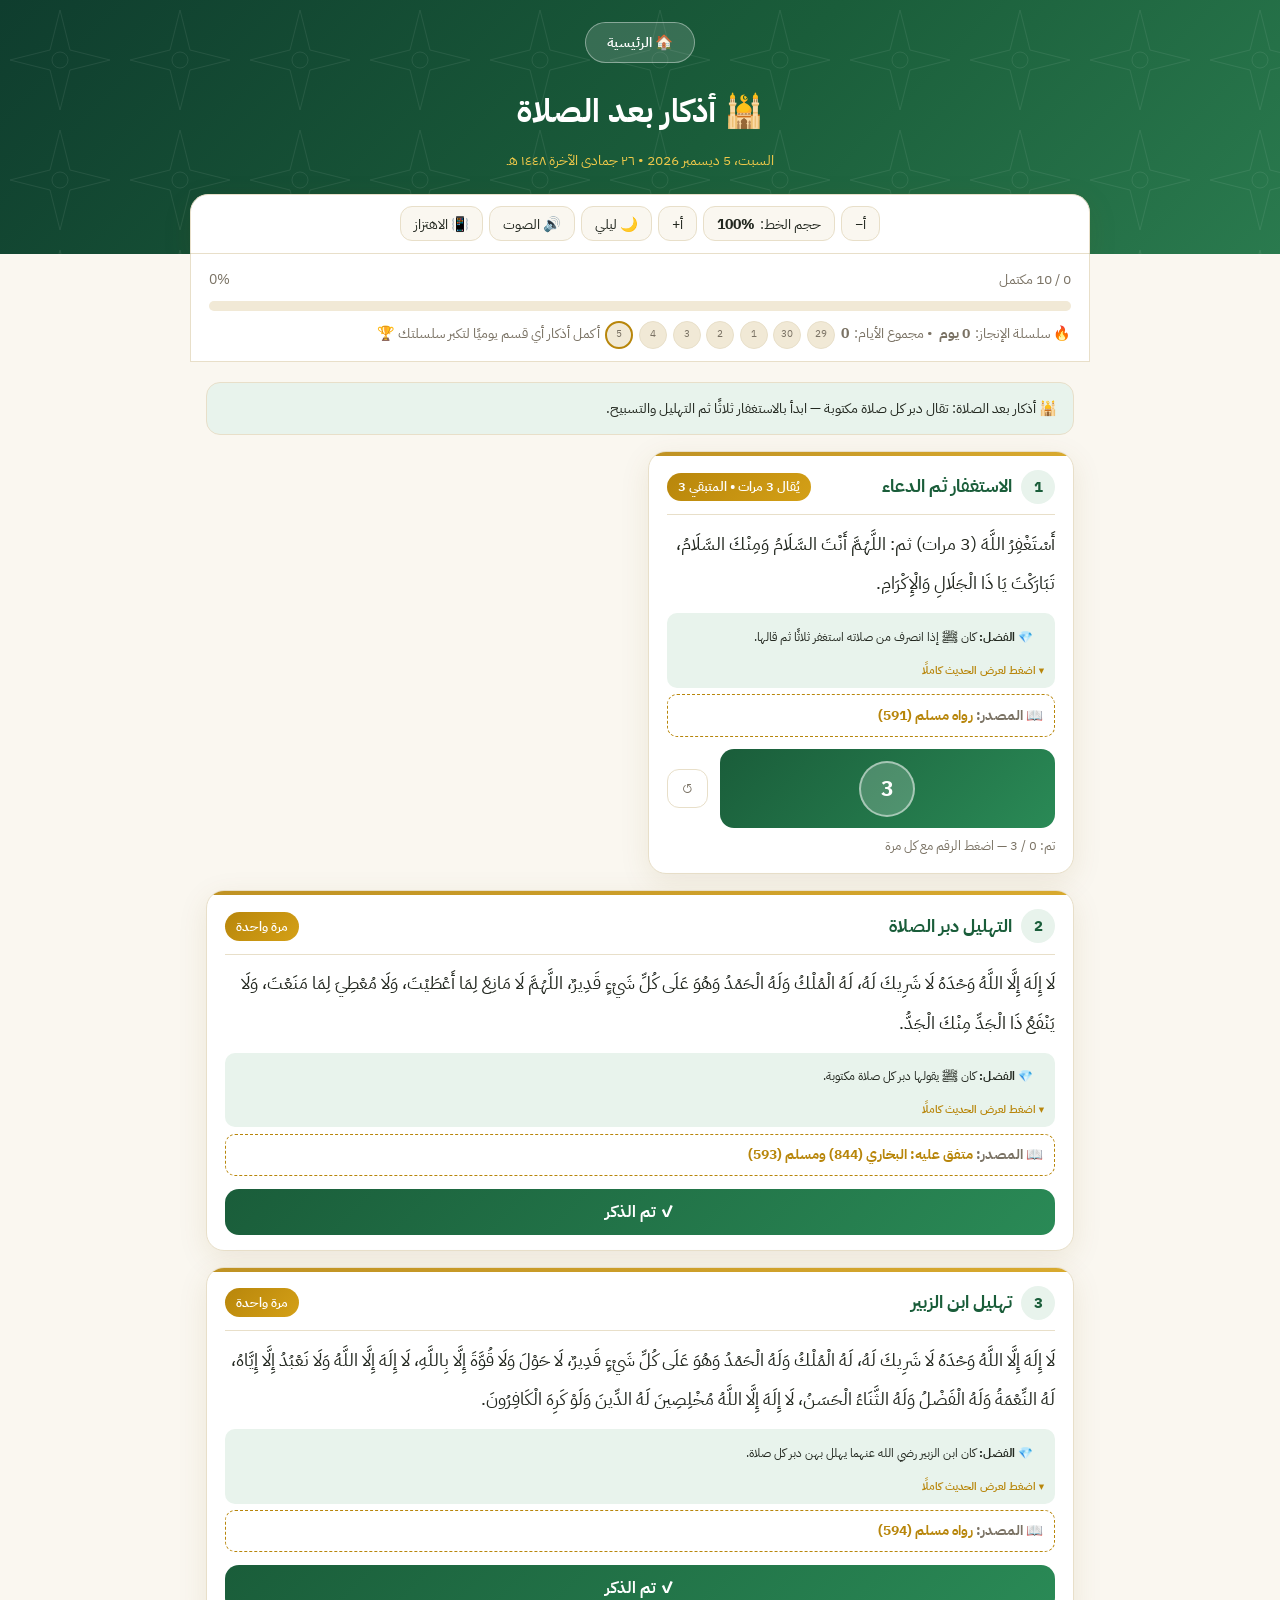
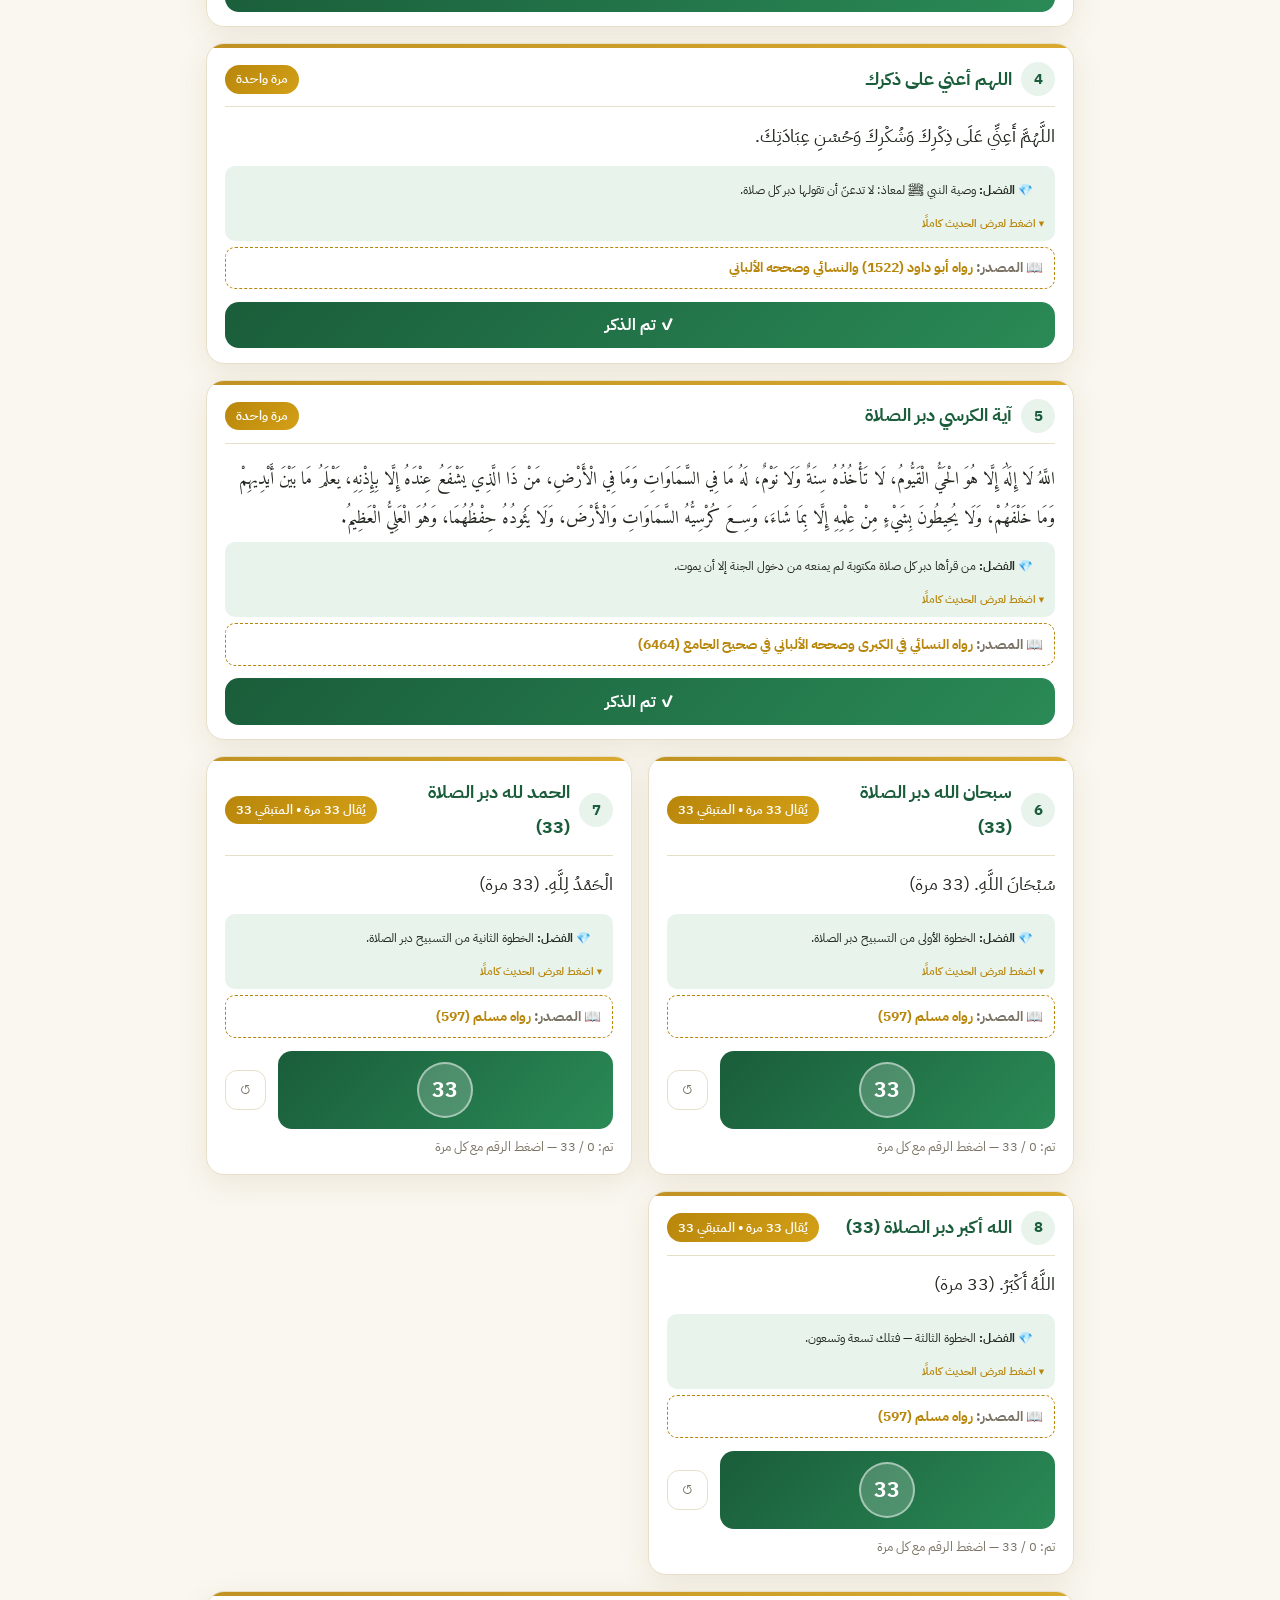
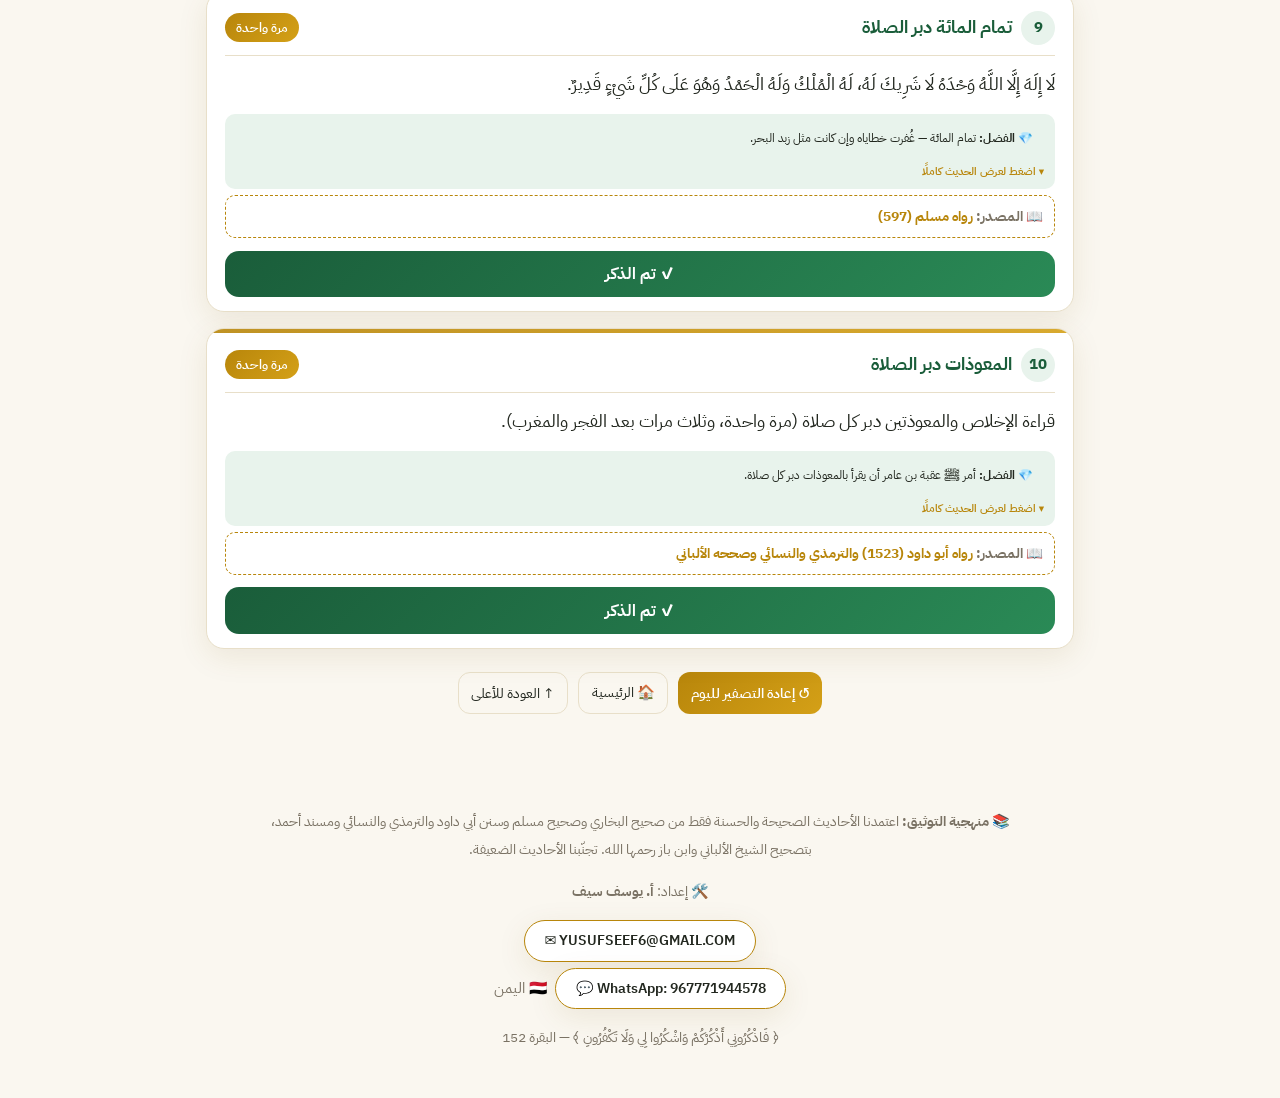
<file: prayer.html>
<!DOCTYPE html>
<html lang="ar" dir="rtl" data-theme="light">
<head>
<meta charset="UTF-8">
<meta name="viewport" content="width=device-width, initial-scale=1.0">
<title>أذكار بعد الصلاة | حصني</title>
<meta name="description" content="أذكار الصباح الصحيحة بمصادرها مع مسبحة إلكترونية">
<link rel="manifest" href="manifest.webmanifest">
<meta name="theme-color" content="#1a5d3a">
<link rel="apple-touch-icon" href="icon-192.png">
<link rel="preconnect" href="https://fonts.googleapis.com">
<link rel="preconnect" href="https://fonts.gstatic.com" crossorigin>
<link href="https://fonts.googleapis.com/css2?family=IBM+Plex+Sans+Arabic:wght@300;400;500;600;700&family=Amiri+Quran&family=Amiri:wght@400;700&display=swap" rel="stylesheet">
<link rel="stylesheet" href="styles.css">
</head>
<body>

<header class="sub">
  <div class="header-inner">
    <a class="home-btn" href="index.html">🏠 الرئيسية</a>
    <h1 id="secTitle">أذكار بعد الصلاة</h1>
    <div class="hijri" id="hijri"></div>
    <div class="toolbar">
      <div class="controls">
        <button class="btn" onclick="changeFont(-0.07)" title="تصغير الخط">أ−</button>
        <button class="btn" onclick="resetFont()" title="حجم افتراضي">حجم الخط: <b id="fontPct">100%</b></button>
        <button class="btn" onclick="changeFont(0.07)" title="تكبير الخط">أ+</button>
        <button class="btn" id="themeBtn" onclick="toggleTheme()">🌙 ليلي</button>
        <button class="btn" id="soundBtn" onclick="toggleSound()">🔊 الصوت</button>
        <button class="btn" id="vibBtn" onclick="toggleVib()">📳 الاهتزاز</button>
      </div>
    </div>
  </div>
</header>

<div class="progress-wrap">
  <div class="progress-top"><span id="progText">0 / 0 مكتمل</span><span id="progPct">0%</span></div>
  <div class="bar"><div id="barFill"></div></div>
  <div class="streak" id="streak"></div>
</div>

<main>
  <div class="info-box" id="timeInfo"></div>
  <div class="grid" id="cards"></div>
  <div style="text-align:center;margin-top:1.4rem;display:flex;gap:.6rem;justify-content:center;flex-wrap:wrap">
    <button class="btn gold" onclick="resetAll()">↺ إعادة التصفير لليوم</button>
    <a class="btn" href="index.html" style="text-decoration:none">🏠 الرئيسية</a>
    <button class="btn" onclick="window.scrollTo({top:0,behavior:'smooth'})">↑ العودة للأعلى</button>
  </div>
</main>

<footer>
  <p>📚 <b>منهجية التوثيق:</b> اعتمدنا الأحاديث الصحيحة والحسنة فقط من صحيح البخاري وصحيح مسلم وسنن أبي داود والترمذي والنسائي ومسند أحمد، بتصحيح الشيخ الألباني وابن باز رحمها الله. تجنّبنا الأحاديث الضعيفة.</p>
  <p>🛠️ إعداد: <b>أ. يوسف سيف</b></p>
  <div class="contact-row"><a class="contact-btn" href="mailto:YUSUFSEEF6@GMAIL.COM" style="direction:ltr;unicode-bidi:embed">✉️ YUSUFSEEF6@GMAIL.COM</a></div>
  <div class="contact-row"><a class="contact-btn" href="https://wa.me/967771944578" style="direction:ltr;unicode-bidi:embed">💬 WhatsApp: 967771944578</a><span class="flag">🇾🇪 اليمن</span></div>
  <p>﴿ فَاذْكُرُونِي أَذْكُرْكُمْ وَاشْكُرُوا لِي وَلَا تَكْفُرُونِ ﴾ — البقرة 152</p>
</footer>

<script>window.SECTION_KEY = 'prayer';</script>
<script src="adhkar-data.js"></script>
<script src="adhkar-app.js"></script>
</body>
</html>
</file>
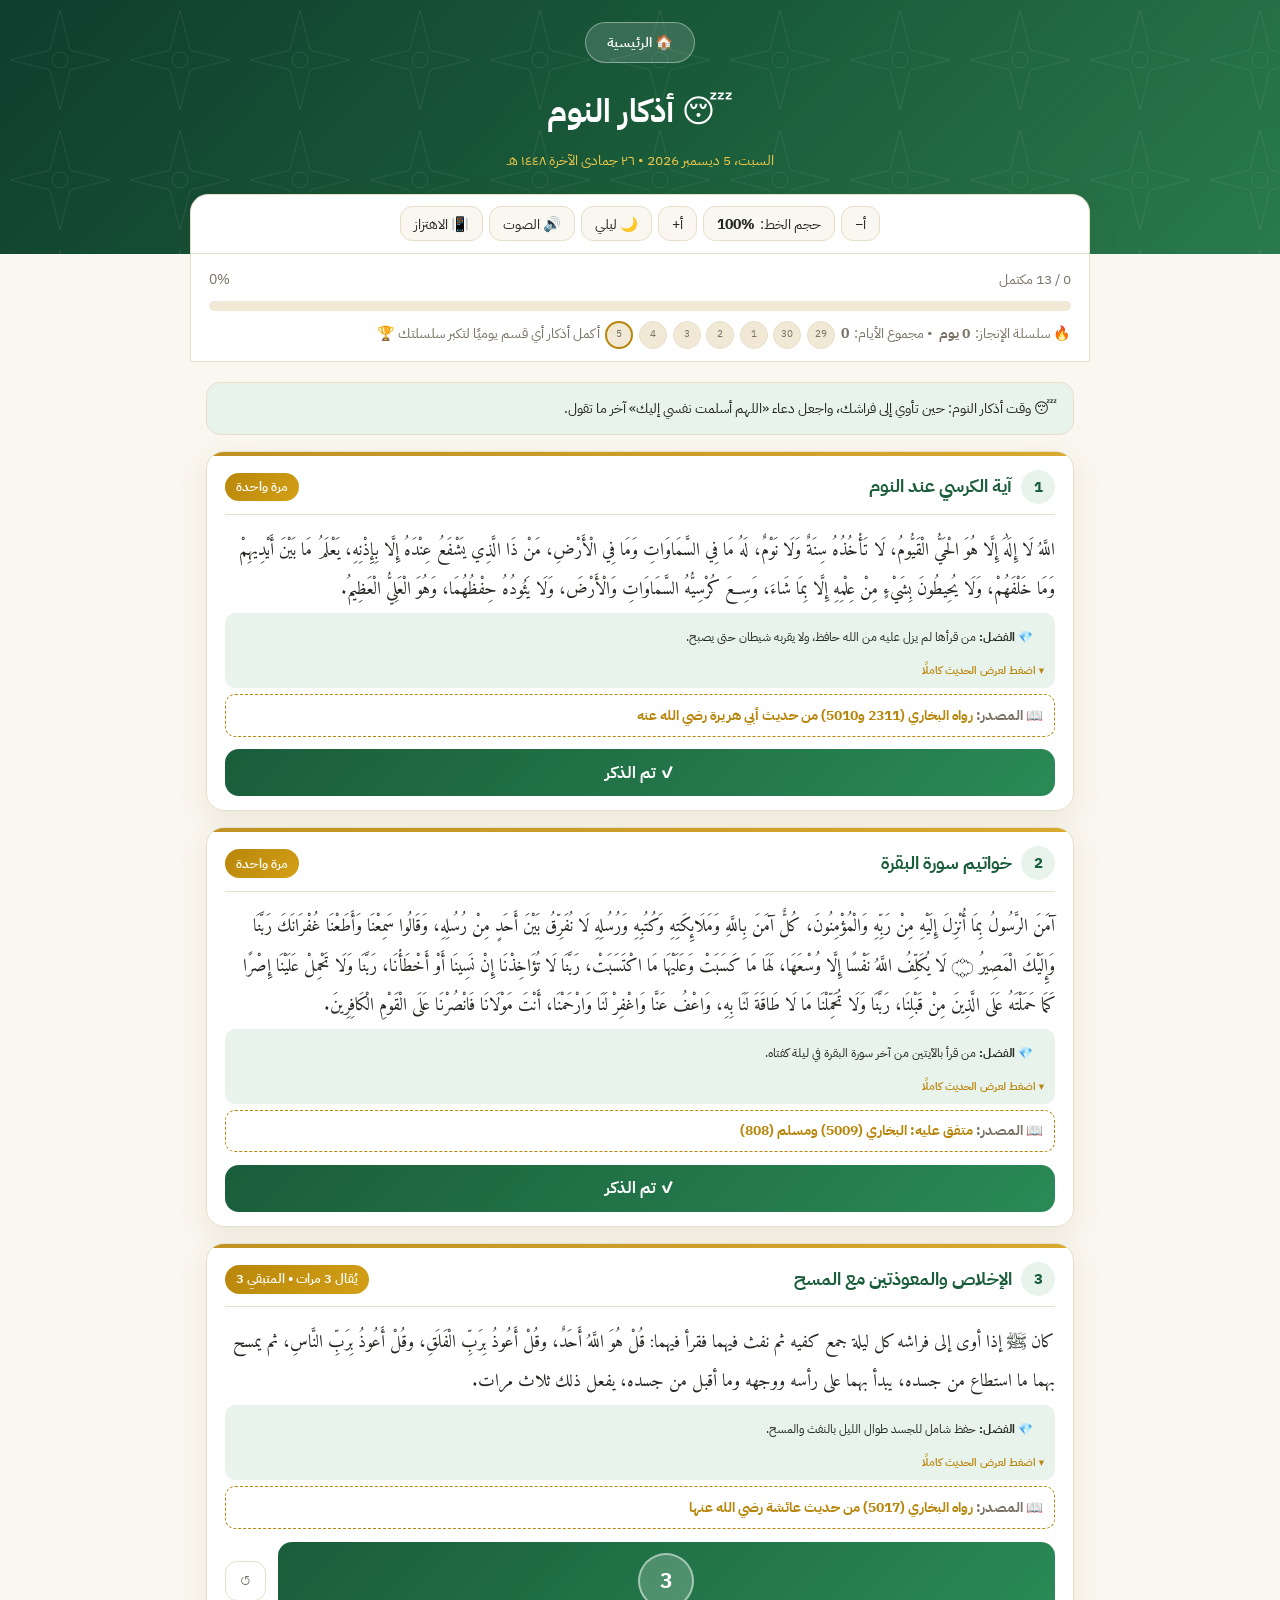
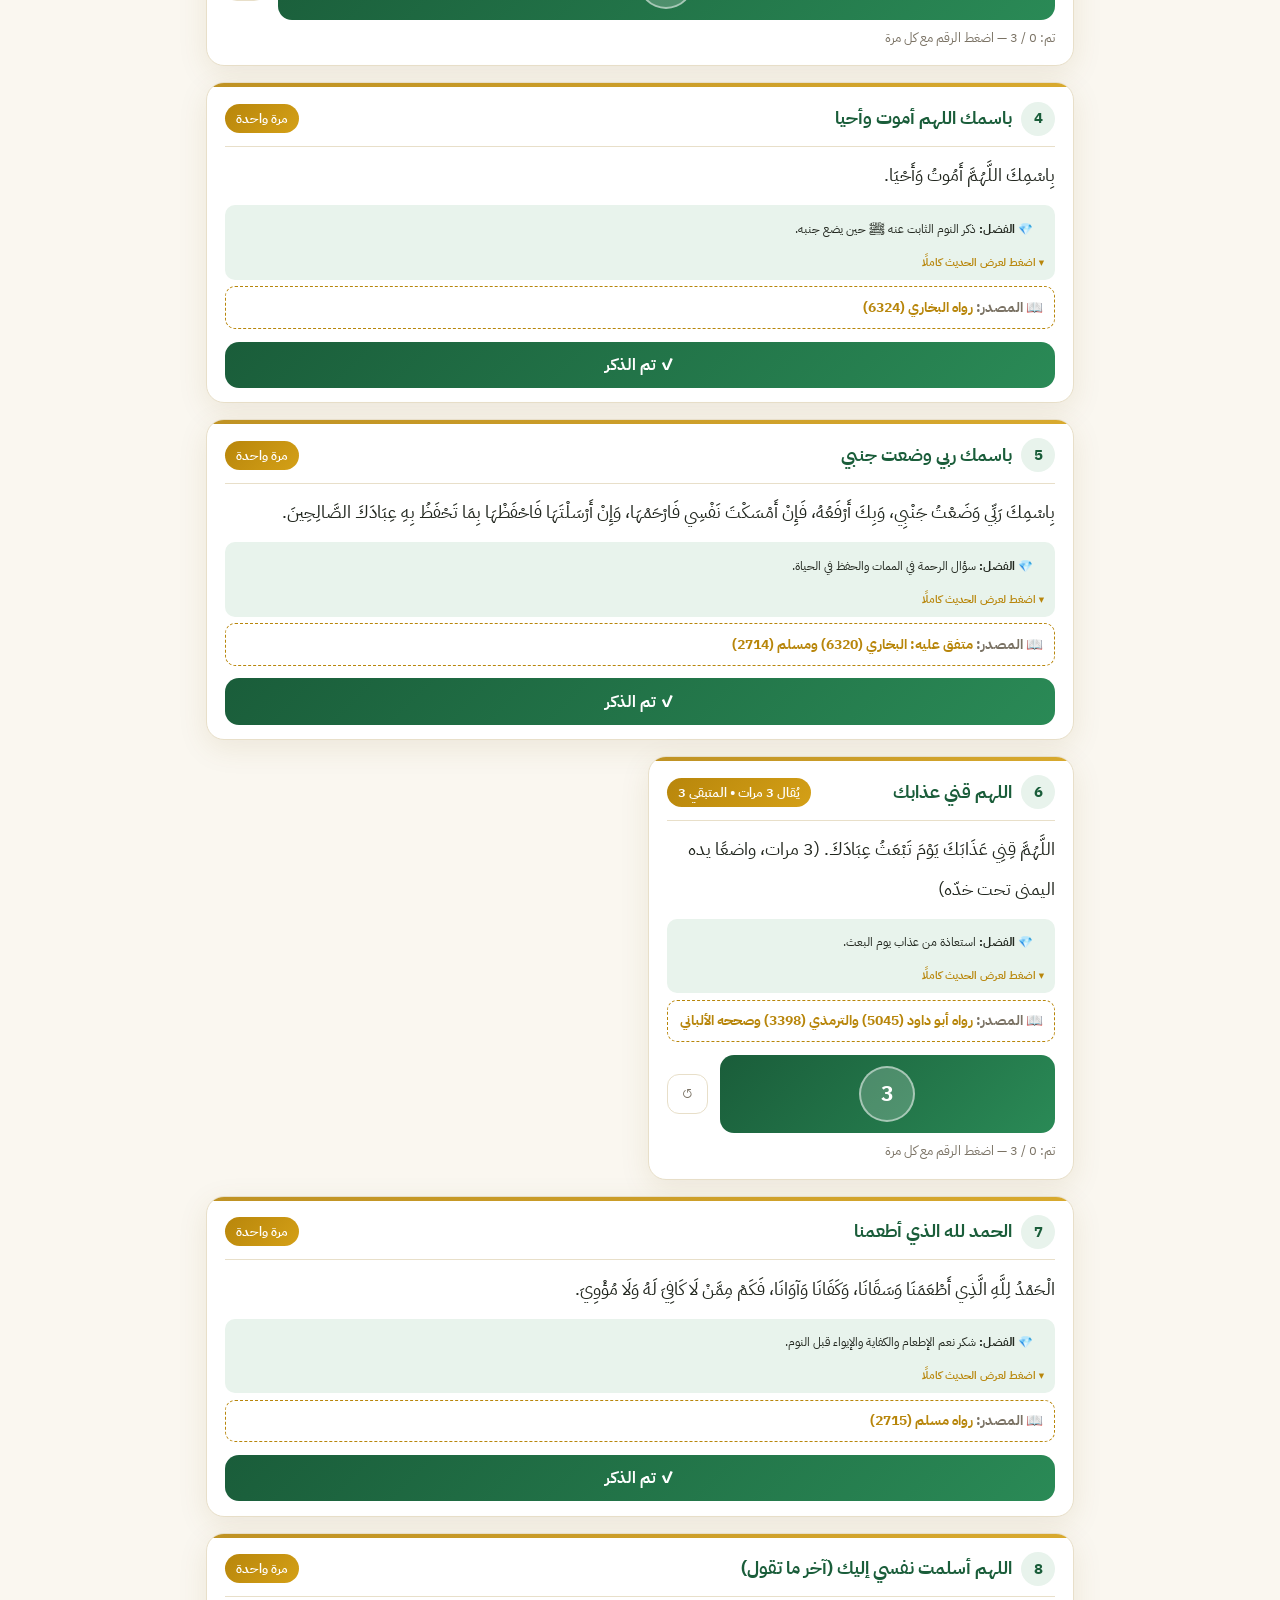
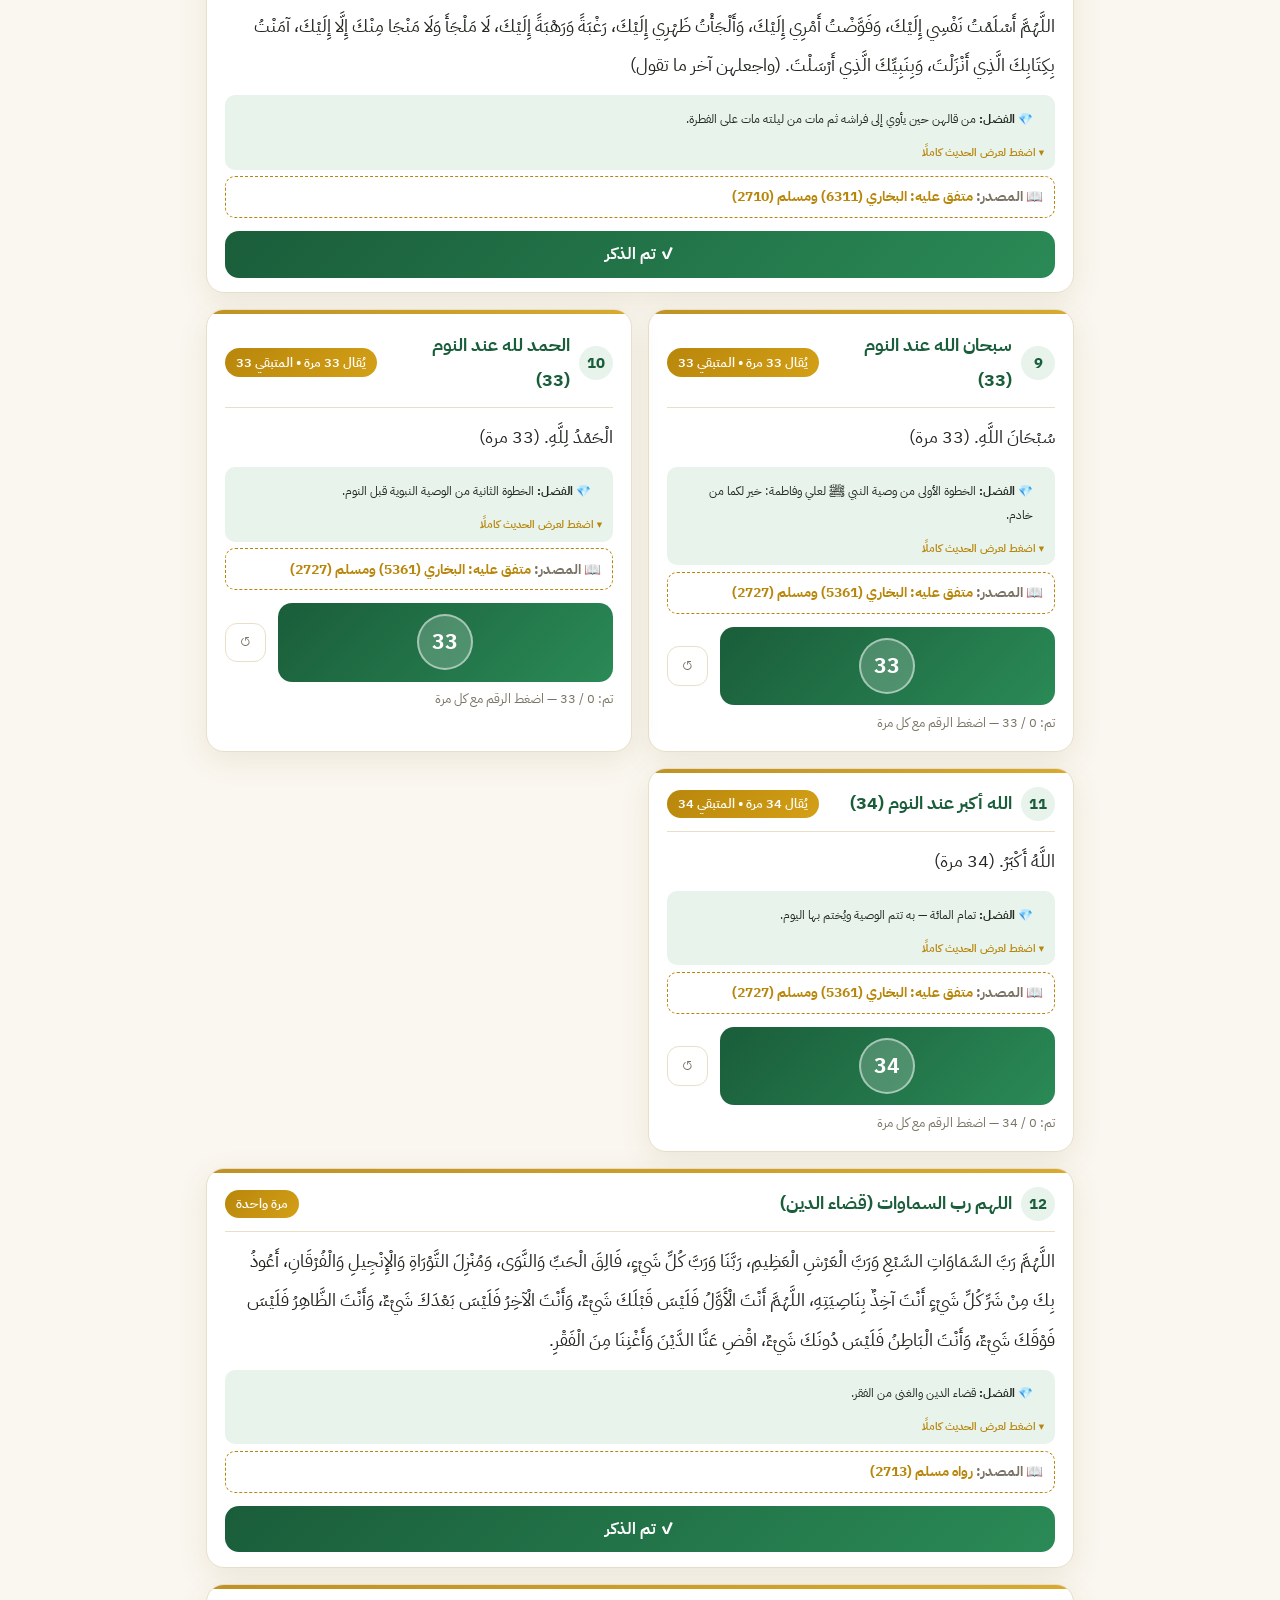
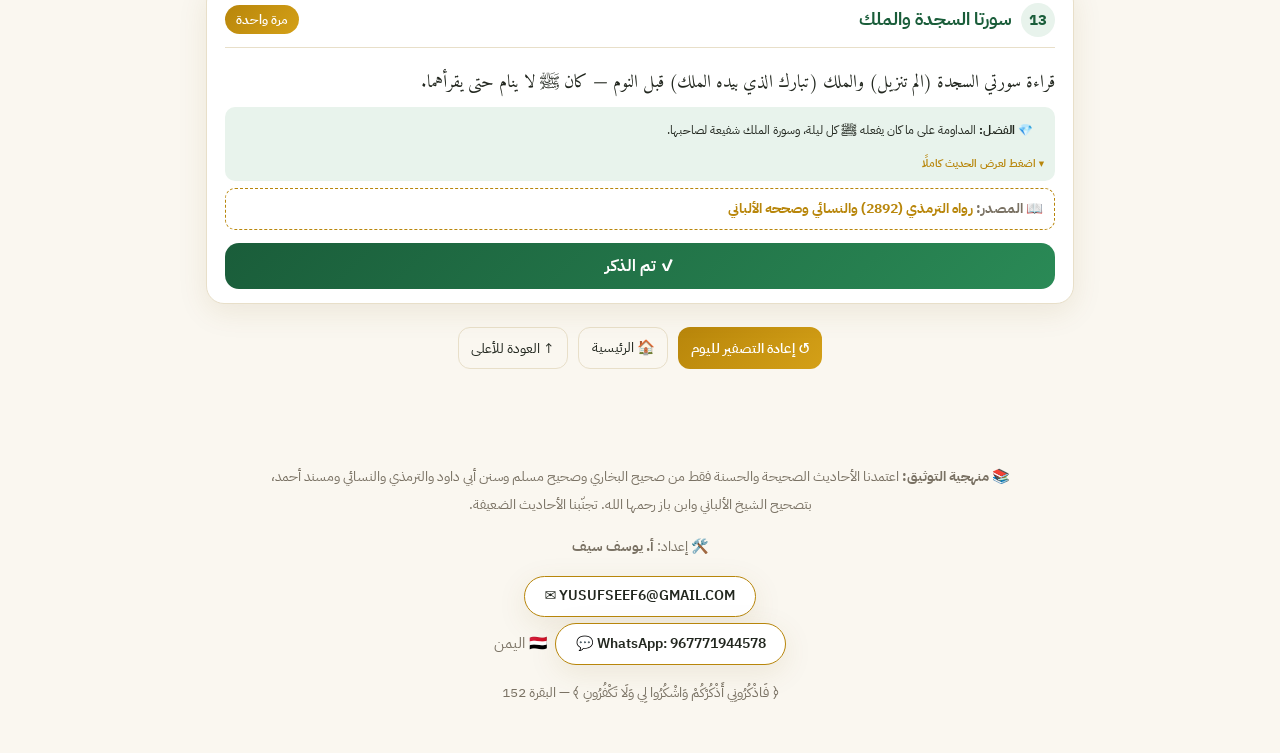
<file: sleep.html>
<!DOCTYPE html>
<html lang="ar" dir="rtl" data-theme="light">
<head>
<meta charset="UTF-8">
<meta name="viewport" content="width=device-width, initial-scale=1.0">
<title>أذكار النوم | حصني</title>
<meta name="description" content="أذكار الصباح الصحيحة بمصادرها مع مسبحة إلكترونية">
<link rel="manifest" href="manifest.webmanifest">
<meta name="theme-color" content="#1a5d3a">
<link rel="apple-touch-icon" href="icon-192.png">
<link rel="preconnect" href="https://fonts.googleapis.com">
<link rel="preconnect" href="https://fonts.gstatic.com" crossorigin>
<link href="https://fonts.googleapis.com/css2?family=IBM+Plex+Sans+Arabic:wght@300;400;500;600;700&family=Amiri+Quran&family=Amiri:wght@400;700&display=swap" rel="stylesheet">
<link rel="stylesheet" href="styles.css">
</head>
<body>

<header class="sub">
  <div class="header-inner">
    <a class="home-btn" href="index.html">🏠 الرئيسية</a>
    <h1 id="secTitle">أذكار النوم</h1>
    <div class="hijri" id="hijri"></div>
    <div class="toolbar">
      <div class="controls">
        <button class="btn" onclick="changeFont(-0.07)" title="تصغير الخط">أ−</button>
        <button class="btn" onclick="resetFont()" title="حجم افتراضي">حجم الخط: <b id="fontPct">100%</b></button>
        <button class="btn" onclick="changeFont(0.07)" title="تكبير الخط">أ+</button>
        <button class="btn" id="themeBtn" onclick="toggleTheme()">🌙 ليلي</button>
        <button class="btn" id="soundBtn" onclick="toggleSound()">🔊 الصوت</button>
        <button class="btn" id="vibBtn" onclick="toggleVib()">📳 الاهتزاز</button>
      </div>
    </div>
  </div>
</header>

<div class="progress-wrap">
  <div class="progress-top"><span id="progText">0 / 0 مكتمل</span><span id="progPct">0%</span></div>
  <div class="bar"><div id="barFill"></div></div>
  <div class="streak" id="streak"></div>
</div>

<main>
  <div class="info-box" id="timeInfo"></div>
  <div class="grid" id="cards"></div>
  <div style="text-align:center;margin-top:1.4rem;display:flex;gap:.6rem;justify-content:center;flex-wrap:wrap">
    <button class="btn gold" onclick="resetAll()">↺ إعادة التصفير لليوم</button>
    <a class="btn" href="index.html" style="text-decoration:none">🏠 الرئيسية</a>
    <button class="btn" onclick="window.scrollTo({top:0,behavior:'smooth'})">↑ العودة للأعلى</button>
  </div>
</main>

<footer>
  <p>📚 <b>منهجية التوثيق:</b> اعتمدنا الأحاديث الصحيحة والحسنة فقط من صحيح البخاري وصحيح مسلم وسنن أبي داود والترمذي والنسائي ومسند أحمد، بتصحيح الشيخ الألباني وابن باز رحمها الله. تجنّبنا الأحاديث الضعيفة.</p>
  <p>🛠️ إعداد: <b>أ. يوسف سيف</b></p>
  <div class="contact-row"><a class="contact-btn" href="mailto:YUSUFSEEF6@GMAIL.COM" style="direction:ltr;unicode-bidi:embed">✉️ YUSUFSEEF6@GMAIL.COM</a></div>
  <div class="contact-row"><a class="contact-btn" href="https://wa.me/967771944578" style="direction:ltr;unicode-bidi:embed">💬 WhatsApp: 967771944578</a><span class="flag">🇾🇪 اليمن</span></div>
  <p>﴿ فَاذْكُرُونِي أَذْكُرْكُمْ وَاشْكُرُوا لِي وَلَا تَكْفُرُونِ ﴾ — البقرة 152</p>
</footer>

<script>window.SECTION_KEY = 'sleep';</script>
<script src="adhkar-data.js"></script>
<script src="adhkar-app.js"></script>
</body>
</html>
</file>
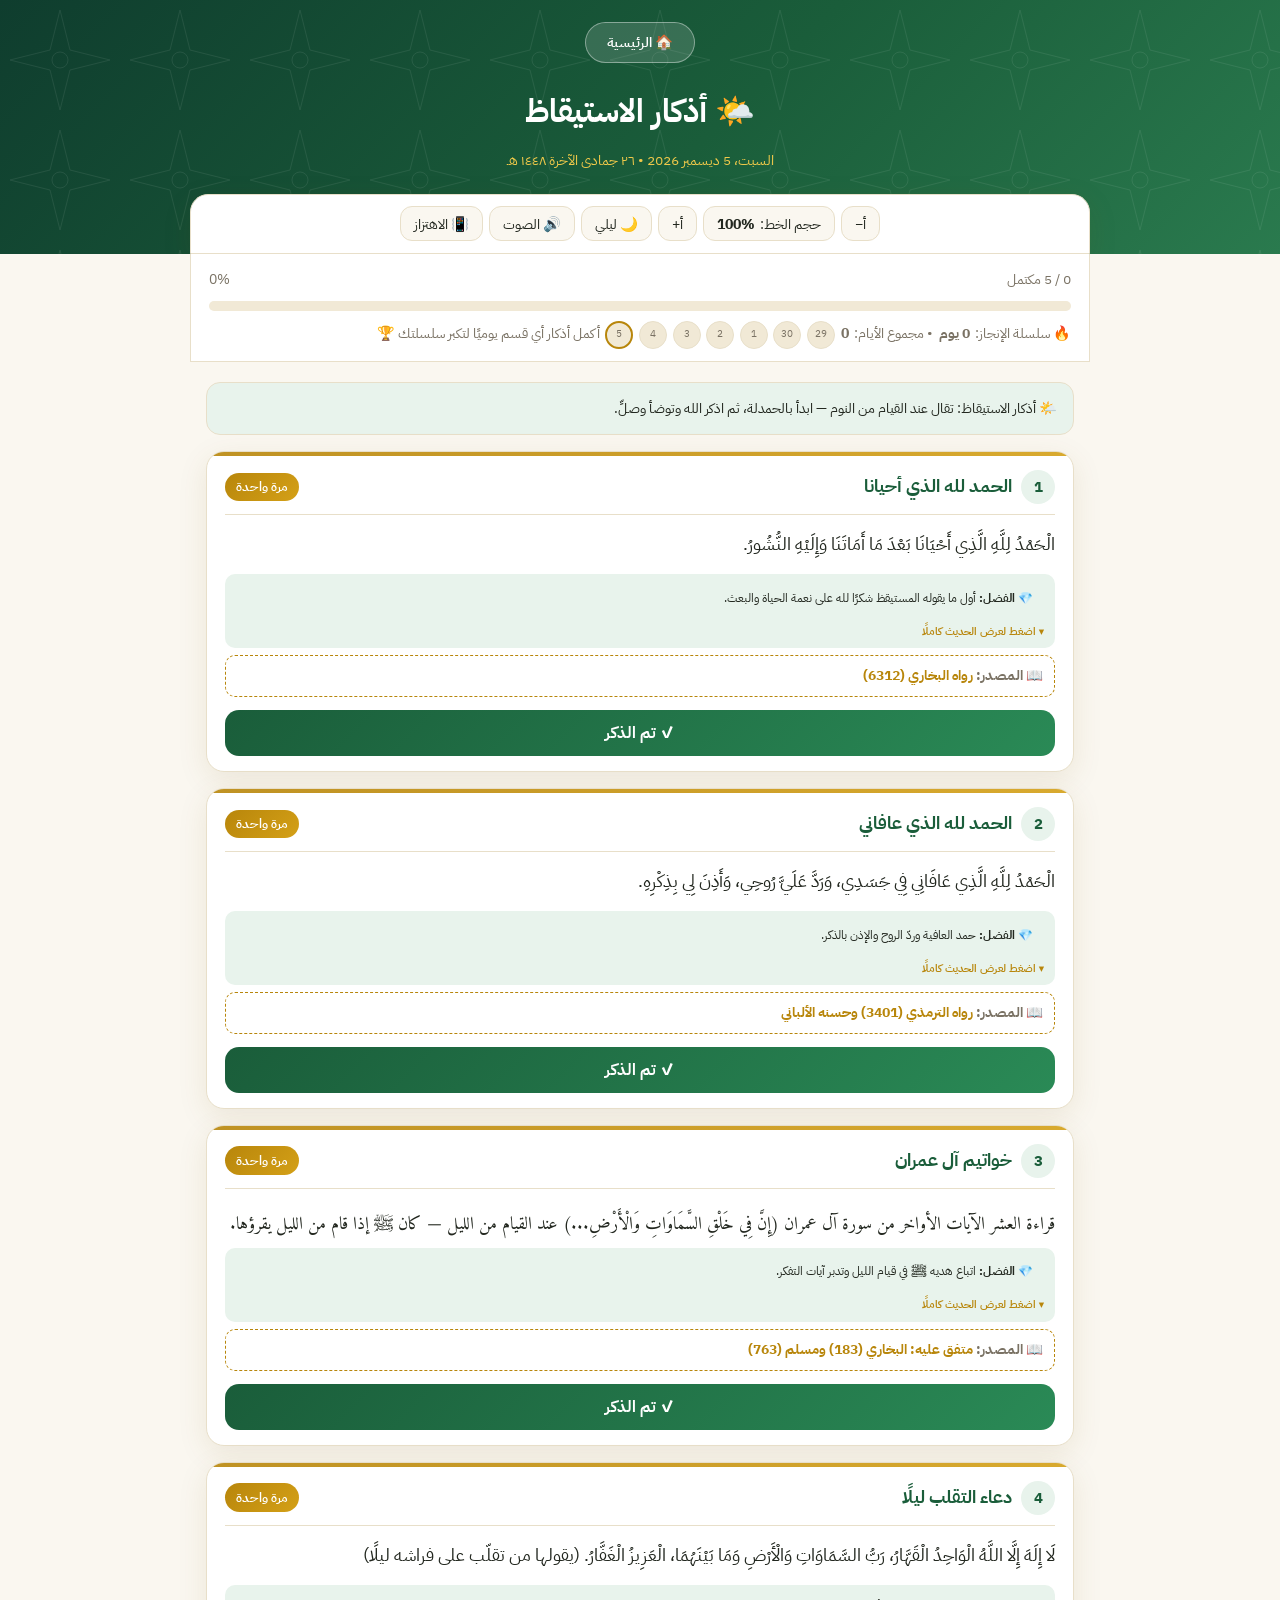
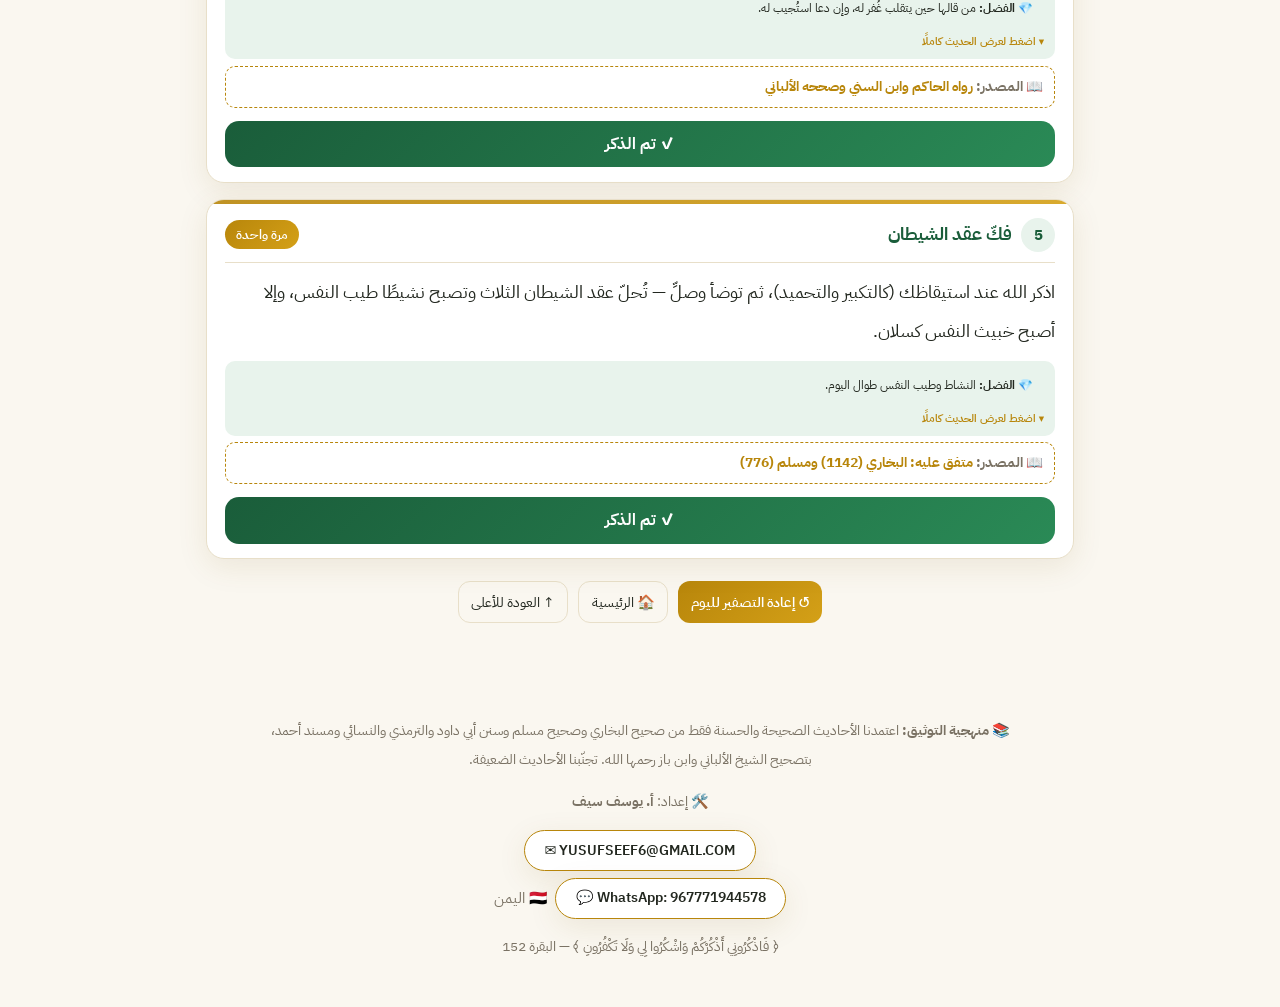
<file: wakeup.html>
<!DOCTYPE html>
<html lang="ar" dir="rtl" data-theme="light">
<head>
<meta charset="UTF-8">
<meta name="viewport" content="width=device-width, initial-scale=1.0">
<title>أذكار الاستيقاظ | حصني</title>
<meta name="description" content="أذكار الصباح الصحيحة بمصادرها مع مسبحة إلكترونية">
<link rel="manifest" href="manifest.webmanifest">
<meta name="theme-color" content="#1a5d3a">
<link rel="apple-touch-icon" href="icon-192.png">
<link rel="preconnect" href="https://fonts.googleapis.com">
<link rel="preconnect" href="https://fonts.gstatic.com" crossorigin>
<link href="https://fonts.googleapis.com/css2?family=IBM+Plex+Sans+Arabic:wght@300;400;500;600;700&family=Amiri+Quran&family=Amiri:wght@400;700&display=swap" rel="stylesheet">
<link rel="stylesheet" href="styles.css">
</head>
<body>

<header class="sub">
  <div class="header-inner">
    <a class="home-btn" href="index.html">🏠 الرئيسية</a>
    <h1 id="secTitle">أذكار الاستيقاظ</h1>
    <div class="hijri" id="hijri"></div>
    <div class="toolbar">
      <div class="controls">
        <button class="btn" onclick="changeFont(-0.07)" title="تصغير الخط">أ−</button>
        <button class="btn" onclick="resetFont()" title="حجم افتراضي">حجم الخط: <b id="fontPct">100%</b></button>
        <button class="btn" onclick="changeFont(0.07)" title="تكبير الخط">أ+</button>
        <button class="btn" id="themeBtn" onclick="toggleTheme()">🌙 ليلي</button>
        <button class="btn" id="soundBtn" onclick="toggleSound()">🔊 الصوت</button>
        <button class="btn" id="vibBtn" onclick="toggleVib()">📳 الاهتزاز</button>
      </div>
    </div>
  </div>
</header>

<div class="progress-wrap">
  <div class="progress-top"><span id="progText">0 / 0 مكتمل</span><span id="progPct">0%</span></div>
  <div class="bar"><div id="barFill"></div></div>
  <div class="streak" id="streak"></div>
</div>

<main>
  <div class="info-box" id="timeInfo"></div>
  <div class="grid" id="cards"></div>
  <div style="text-align:center;margin-top:1.4rem;display:flex;gap:.6rem;justify-content:center;flex-wrap:wrap">
    <button class="btn gold" onclick="resetAll()">↺ إعادة التصفير لليوم</button>
    <a class="btn" href="index.html" style="text-decoration:none">🏠 الرئيسية</a>
    <button class="btn" onclick="window.scrollTo({top:0,behavior:'smooth'})">↑ العودة للأعلى</button>
  </div>
</main>

<footer>
  <p>📚 <b>منهجية التوثيق:</b> اعتمدنا الأحاديث الصحيحة والحسنة فقط من صحيح البخاري وصحيح مسلم وسنن أبي داود والترمذي والنسائي ومسند أحمد، بتصحيح الشيخ الألباني وابن باز رحمها الله. تجنّبنا الأحاديث الضعيفة.</p>
  <p>🛠️ إعداد: <b>أ. يوسف سيف</b></p>
  <div class="contact-row"><a class="contact-btn" href="mailto:YUSUFSEEF6@GMAIL.COM" style="direction:ltr;unicode-bidi:embed">✉️ YUSUFSEEF6@GMAIL.COM</a></div>
  <div class="contact-row"><a class="contact-btn" href="https://wa.me/967771944578" style="direction:ltr;unicode-bidi:embed">💬 WhatsApp: 967771944578</a><span class="flag">🇾🇪 اليمن</span></div>
  <p>﴿ فَاذْكُرُونِي أَذْكُرْكُمْ وَاشْكُرُوا لِي وَلَا تَكْفُرُونِ ﴾ — البقرة 152</p>
</footer>

<script>window.SECTION_KEY = 'wakeup';</script>
<script src="adhkar-data.js"></script>
<script src="adhkar-app.js"></script>
</body>
</html>
</file>
<file: styles.css>
:root{
  --font-scale:1;
  --bg:#faf7f0;
  --bg2:#f1e9d6;
  --card:#ffffff;
  --text:#22271f;
  --muted:#7a7264;
  --gold:#b8860b;
  --gold2:#d4a017;
  --green:#1a5d3a;
  --green2:#e8f3ec;
  --border:#e8dfc9;
  --shadow:0 8px 30px rgba(120,90,20,.10);
  --header-bg:linear-gradient(135deg,#0f3d2e 0%,#1a5d3a 55%,#2a7a4e 100%);
  --pattern-opacity:.08;
}
[data-theme="dark"]{
  --bg:#0f1411;
  --bg2:#151c17;
  --card:#1b241e;
  --text:#f0ead8;
  --muted:#a89f8a;
  --gold:#d4a017;
  --gold2:#f0c94a;
  --green:#7fc79a;
  --green2:#223328;
  --border:#2c3a30;
  --shadow:0 8px 30px rgba(0,0,0,.45);
  --header-bg:linear-gradient(135deg,#08120e 0%,#12291c 60%,#1a3a27 100%);
  --pattern-opacity:.06;
}
*{box-sizing:border-box}
html{scroll-behavior:smooth}
body{
  margin:0;
  font-family:"IBM Plex Sans Arabic",system-ui,Tahoma,sans-serif;
  background:var(--bg);
  color:var(--text);
  font-size:calc(16px * var(--font-scale));
  line-height:2;
  transition:background .3s,color .3s;
}
.quran{font-family:"Amiri Quran","Amiri",serif}
header{
  background:var(--header-bg);
  color:#fff;
  padding:2.2rem 1rem 0;
  position:relative;
  overflow:hidden;
  text-align:center;
}
header.sub{padding:1.4rem 1rem 0}
header::before{
  content:"";
  position:absolute;inset:0;
  background-image:url("data:image/svg+xml,%3Csvg width='120' height='120' viewBox='0 0 120 120' xmlns='http://www.w3.org/2000/svg'%3E%3Cg fill='none' stroke='%23ffffff' stroke-width='1'%3E%3Cpath d='M60 10 L70 50 L110 60 L70 70 L60 110 L50 70 L10 60 L50 50 Z'/%3E%3Ccircle cx='60' cy='60' r='8'/%3E%3C/g%3E%3C/svg%3E");
  opacity:var(--pattern-opacity);
  pointer-events:none;
}
.header-inner{position:relative;max-width:900px;margin:0 auto}
.badge{
  display:inline-block;background:rgba(212,160,23,.2);border:1px solid #d4a017;
  color:#f5d97a;padding:.15rem 1rem;border-radius:99px;font-size:.85em;margin-bottom:.6rem;
}
header h1{margin:.2rem 0;font-size:calc(2rem * var(--font-scale));font-weight:700}
header h1 span{color:#f0c94a}
header p{color:#d9e8dd;max-width:640px;margin:.4rem auto 1rem;font-size:calc(.98rem * var(--font-scale))}
.hijri{color:#f0c94a;font-size:.9em}
.slogan{display:inline-block;margin:.4rem 0 .2rem;padding:.3rem 1.6rem;border:1px solid #d4a017;border-radius:99px;background:rgba(212,160,23,.18);color:#f5d97a;font-weight:700;font-size:calc(1.08rem * var(--font-scale))}
.desc{color:#d9e8dd;max-width:640px;margin:.5rem auto 1rem;font-size:calc(.92rem * var(--font-scale));line-height:2}
.home-btn{
  display:inline-block;margin-bottom:.8rem;text-decoration:none;
  background:rgba(255,255,255,.14);border:1px solid rgba(255,255,255,.4);color:#fff;
  border-radius:99px;padding:.3rem 1.3rem;font-weight:600;font-size:.9em;
}
.home-btn:hover{background:rgba(255,255,255,.25)}
.section-sub{color:#f0c94a;font-weight:600;margin:.1rem 0 .4rem}
.toolbar{
  position:relative;max-width:900px;margin:1.2rem auto 0;
  background:var(--card);color:var(--text);
  border:1px solid var(--border);
  border-radius:18px 18px 0 0;
  padding:.7rem .9rem;
  display:flex;flex-direction:column;gap:.7rem;align-items:stretch;
  box-shadow:var(--shadow);
}
.controls{display:flex;gap:.4rem;align-items:center;flex-wrap:wrap;justify-content:center}
.btn{
  font-family:inherit;cursor:pointer;border:1px solid var(--border);
  background:var(--bg);color:var(--text);
  border-radius:12px;padding:.35rem .8rem;font-size:.9em;
  transition:.2s;display:inline-flex;align-items:center;gap:.35rem;
}
.btn:hover{border-color:var(--gold);transform:translateY(-1px)}
.btn.active{background:var(--green);color:#fff;border-color:var(--green)}
.btn.gold{background:linear-gradient(135deg,#b8860b,#d4a017);color:#fff;border:none;font-weight:600}
.progress-wrap{max-width:900px;margin:0 auto;background:var(--card);border:1px solid var(--border);border-top:none;padding:.8rem 1.1rem}
.progress-top{display:flex;justify-content:space-between;font-size:.88em;color:var(--muted);margin-bottom:.4rem}
.bar{height:10px;background:var(--bg2);border-radius:99px;overflow:hidden}
.bar > div{height:100%;width:0;background:linear-gradient(90deg,var(--gold),var(--gold2));border-radius:99px;transition:width .4s}
main{max-width:900px;margin:0 auto;padding:1.2rem 1rem 3rem}
.info-box{
  background:var(--green2);border:1px solid var(--border);border-radius:14px;
  padding:.7rem 1rem;font-size:.9em;color:var(--text);margin-bottom:1rem;
}
/* ===== Home menu ===== */
.menu-grid{display:grid;gap:1rem;margin-bottom:1.2rem}
@media(min-width:700px){.menu-grid{grid-template-columns:1fr 1fr}}
.menu-card{
  display:block;text-decoration:none;color:var(--text);
  background:var(--card);border:1px solid var(--border);border-radius:18px;
  padding:1.1rem;box-shadow:var(--shadow);transition:.25s;position:relative;overflow:hidden;
}
.menu-card::after{content:"";position:absolute;top:0;right:0;left:0;height:4px;background:linear-gradient(90deg,var(--gold),var(--gold2))}
.menu-card:hover{transform:translateY(-3px);border-color:var(--gold)}
.menu-card .emoji{font-size:2.2rem;line-height:1}
.menu-card h3{margin:.4rem 0 .1rem;font-size:calc(1.2rem * var(--font-scale));color:var(--green)}
[data-theme="dark"] .menu-card h3{color:var(--gold2)}
.menu-card p{margin:.1rem 0 .5rem;font-size:.88em;color:var(--muted)}
.mini-top{display:flex;justify-content:space-between;font-size:.8em;color:var(--muted);margin-bottom:.25rem}
.mini-bar{height:8px;background:var(--bg2);border-radius:99px;overflow:hidden}
.mini-bar > div{height:100%;width:0;background:linear-gradient(90deg,var(--green),var(--gold2));border-radius:99px}
.install-btn{
  font-family:inherit;cursor:pointer;border:none;width:100%;
  background:linear-gradient(135deg,#1a5d3a,#2a8a56);color:#fff;
  padding:.8rem;border-radius:14px;font-size:1em;font-weight:700;margin-bottom:1rem;
}
/* ===== Cards ===== */
.grid{display:grid;gap:1rem}
@media(min-width:700px){.grid{grid-template-columns:1fr 1fr}.card.full{grid-column:1/-1}}
.card{
  background:var(--card);border:1px solid var(--border);border-radius:18px;
  padding:1.1rem 1.1rem .9rem;box-shadow:var(--shadow);
  position:relative;transition:.3s;overflow:hidden;
}
.card::after{content:"";position:absolute;top:0;right:0;left:0;height:4px;background:linear-gradient(90deg,var(--gold),var(--gold2));opacity:.9}
.card.done{opacity:.75}
.card.done::after{background:var(--green)}
.card-top{display:flex;align-items:center;gap:.6rem;margin-bottom:.6rem;border-bottom:1px solid var(--border);padding-bottom:.6rem}
.dhikr-title{font-weight:700;font-size:calc(1.1rem * var(--font-scale));color:var(--green)}
[data-theme="dark"] .dhikr-title{color:var(--gold2)}
.num{
  width:34px;height:34px;border-radius:50%;flex-shrink:0;
  background:var(--green2);color:var(--green);font-weight:700;
  display:flex;align-items:center;justify-content:center;font-size:.95em;
}
[data-theme="dark"] .num{color:var(--gold2)}
.count-badge{background:linear-gradient(135deg,#b8860b,#d4a017);color:#fff;font-size:.8em;padding:.1rem .7rem;border-radius:99px;font-weight:600;white-space:nowrap}
.card.done .count-badge{background:var(--green)}
.dhikr-text{font-size:calc(1.12rem * var(--font-scale));line-height:2.2;margin:.4rem 0 .6rem}
.meta{display:grid;gap:.4rem;margin:.5rem 0}
.meta div{font-size:.86em;border-radius:10px;padding:.4rem .7rem}
.virtue{background:var(--green2);cursor:pointer}
.fulltext{display:none;margin-top:.45rem;background:rgba(255,255,255,.6);border:1px solid var(--border);border-radius:10px;padding:.45rem .7rem;line-height:2.1}
[data-theme="dark"] .fulltext{background:rgba(0,0,0,.25)}
.virtue.open .fulltext{display:block}
.more-hint{display:block;font-size:.78em;color:var(--gold);margin-top:.25rem;font-weight:600}
.virtue.open .more-hint{display:none}
.source{background:transparent;border:1px dashed var(--gold);color:var(--muted)}
.source strong{color:var(--gold)}
.counter-row{display:flex;align-items:center;gap:.7rem;margin-top:.8rem;flex-wrap:wrap}
.sebha-btn{
  font-family:inherit;cursor:pointer;border:none;flex:1;min-width:170px;
  background:linear-gradient(135deg,#1a5d3a,#2a8a56);color:#fff;
  padding:.7rem 1rem;border-radius:14px;font-size:1em;font-weight:700;
  display:flex;align-items:center;justify-content:center;gap:.6rem;transition:.2s;
}
.sebha-btn:hover{transform:scale(1.02);box-shadow:0 6px 18px rgba(26,93,58,.35)}
.sebha-btn:active{transform:scale(.98)}
.remain{
  min-width:56px;height:56px;border-radius:50%;
  background:rgba(255,255,255,.2);display:flex;align-items:center;justify-content:center;
  font-size:1.3em;font-weight:700;border:2px solid rgba(255,255,255,.5);
}
.reset-btn{font-family:inherit;background:transparent;border:1px solid var(--border);color:var(--muted);border-radius:12px;padding:.55rem .9rem;cursor:pointer}
.reset-btn:hover{color:var(--gold);border-color:var(--gold)}
.single-btn{width:100%}
.done-label{color:var(--green);font-weight:700;font-size:.9em}
[data-theme="dark"] .done-label{color:var(--gold2)}
footer{text-align:center;padding:2rem 1rem;color:var(--muted);font-size:.88em;max-width:800px;margin:0 auto}
footer a{color:var(--gold)}
.contact-row{display:flex;gap:.5rem;justify-content:center;align-items:center;flex-wrap:wrap;margin:.4rem 0}
.contact-btn{display:inline-block;border:1px solid var(--gold);border-radius:99px;padding:.35rem 1.2rem;text-decoration:none;color:var(--text);background:var(--card);font-weight:600;box-shadow:var(--shadow)}
.contact-btn:hover{background:var(--green2);transform:translateY(-1px)}
.flag{font-size:1.05em}
.streak{margin-top:.6rem;font-size:.88em;color:var(--muted);display:flex;gap:.35rem;align-items:center;flex-wrap:wrap}
.day-dot{width:28px;height:28px;border-radius:50%;display:inline-flex;align-items:center;justify-content:center;font-size:.72em;border:1px solid var(--border);background:var(--bg2)}
.day-dot.on{background:var(--green);color:#fff;border-color:var(--green);font-weight:700}
.day-dot.today{border-color:var(--gold);border-width:2px}
</file>
